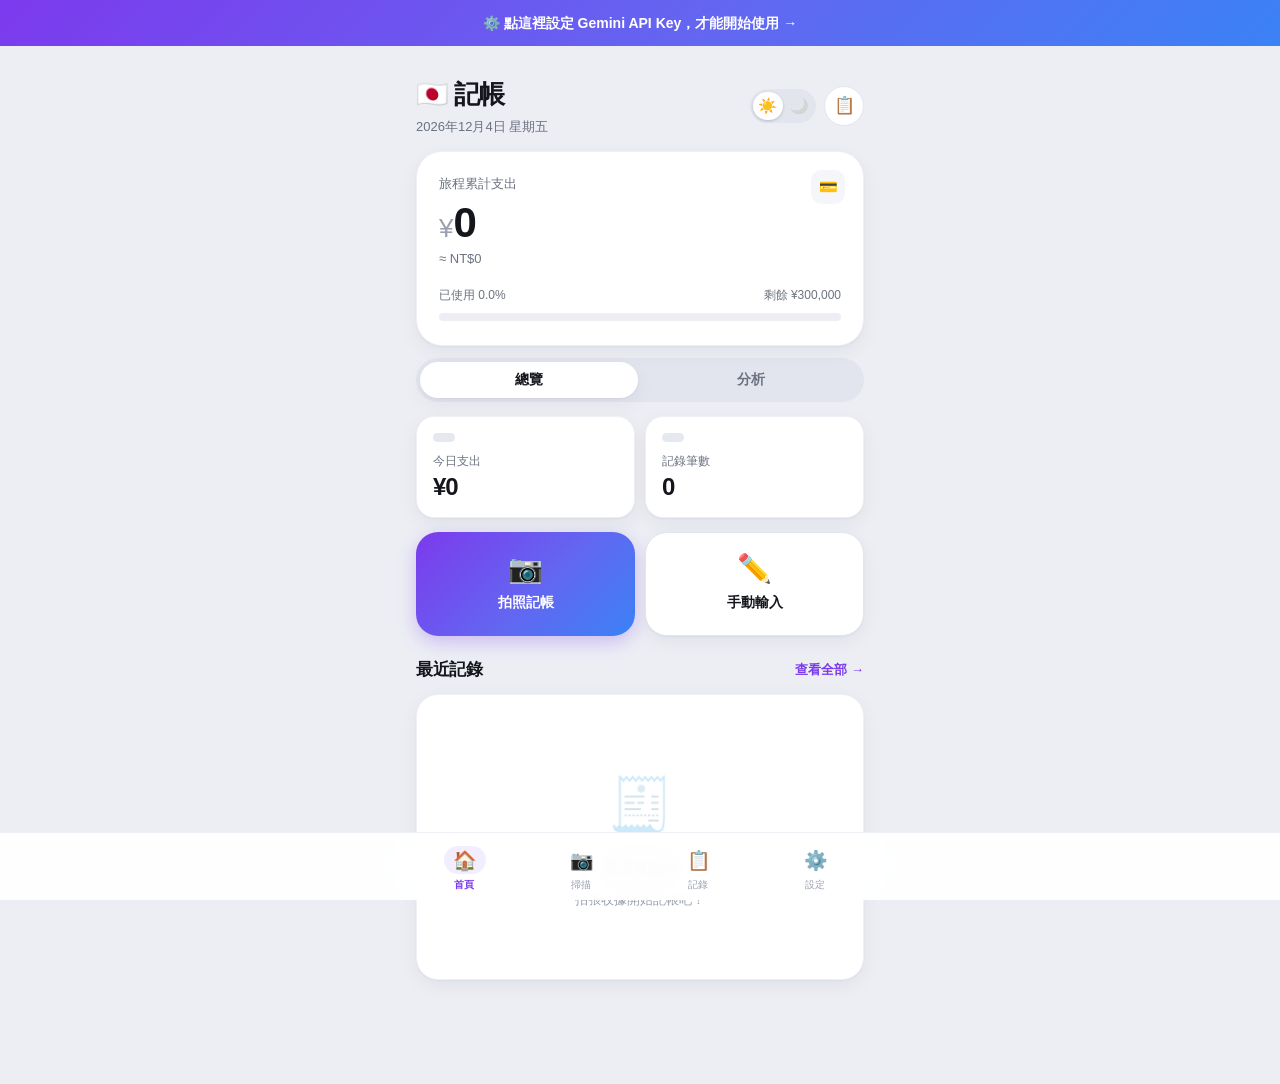
<file: index.html>
<!DOCTYPE html>
<html lang="zh-TW">
<head>
  <meta charset="UTF-8">
  <!-- CSP as a meta tag because GitHub Pages cannot send headers. The Gemini
       API key sits in localStorage, so connect-src is the part that matters:
       it stops a compromised page from posting the key anywhere else.
       'unsafe-inline' stays for now — the pages are full of inline handlers. -->
  <meta http-equiv="Content-Security-Policy" content="default-src 'self'; base-uri 'self'; object-src 'none'; form-action 'self'; img-src 'self' data: blob:; media-src 'self' blob:; connect-src 'self' https://generativelanguage.googleapis.com https://cdn.jsdelivr.net https://tw.rter.info https://open.er-api.com; script-src 'self' 'unsafe-inline'; style-src 'self' 'unsafe-inline'">
  <meta name="viewport" content="width=device-width, initial-scale=1.0, viewport-fit=cover">
  <meta name="theme-color" content="#eceef4">
  <!-- Tells Chromium-based browsers (Samsung Internet, Chrome) that this site
       handles dark mode itself, so their auto-dark feature stops force-inverting
       the light palette. -->
  <meta name="color-scheme" content="light dark">
  <meta name="apple-mobile-web-app-capable" content="yes">
  <meta name="apple-mobile-web-app-status-bar-style" content="black-translucent">
  <title>日本收據記帳</title>
  <meta name="description" content="AI 自動辨識日文收據，一拍即記帳。日本旅行記帳神器。">
  <link rel="manifest" href="manifest.json">
  <link rel="stylesheet" href="style.css">
  <script src="js/theme.js"></script>
</head>
<body>
<div class="page" id="app">

  <!-- Header -->
  <div class="page-header">
    <div>
      <div class="page-title">🇯🇵 記帳</div>
      <div class="page-subtitle" id="headerDate"></div>
    </div>
    <div style="display:flex;gap:8px;align-items:center;">
      <button class="theme-switch" id="btnTheme" role="switch" aria-checked="false"
              title="切換深淺色" aria-label="切換深淺色">
        <span class="theme-switch-knob"></span>
        <span class="theme-switch-ico theme-switch-sun">☀️</span>
        <span class="theme-switch-ico theme-switch-moon">🌙</span>
      </button>
      <a href="history.html" class="header-icon-btn" title="查看記錄">📋</a>
    </div>
  </div>

  <!-- Budget Hero Card -->
  <div class="budget-hero" id="budgetCard">
    <div class="budget-hero-label">旅程累計支出</div>
    <div class="budget-hero-amount">
      <small>¥</small><span id="totalJPY">0</span>
    </div>
    <div class="budget-hero-twd" id="totalTWD">≈ NT$0</div>
    <div class="progress-wrap">
      <div class="progress-meta">
        <span id="progressUsed">已使用 0%</span>
        <span id="progressLeft">剩餘 ¥0</span>
      </div>
      <div class="progress-track">
        <div class="progress-fill safe" id="progressBar" style="width:0%"></div>
      </div>
    </div>
  </div>

  <!-- Tabs -->
  <div class="home-tabs" role="tablist">
    <button class="home-tab active" id="tabOverview" data-tab="overview" role="tab">總覽</button>
    <button class="home-tab"        id="tabAnalysis" data-tab="analysis" role="tab">分析</button>
  </div>

  <!-- ─── Overview ─────────────────────────────────────── -->
  <div id="paneOverview">

    <div class="stats-grid">
      <div class="stat-card">
        <div class="stat-val" id="todayJPY">¥0</div>
        <div class="stat-lbl">今日支出</div>
      </div>
      <div class="stat-card">
        <div class="stat-val" id="recordCount">0</div>
        <div class="stat-lbl">記錄筆數</div>
      </div>
    </div>

    <!-- Quick Actions -->
    <div class="quick-actions">
      <a href="scan.html" class="qa-btn qa-btn-primary" id="btn-scan">
        <span class="qa-icon">📷</span>
        <span class="qa-label">拍照記帳</span>
      </a>
      <a href="add.html" class="qa-btn qa-btn-secondary" id="btn-add">
        <span class="qa-icon">✏️</span>
        <span class="qa-label">手動輸入</span>
      </a>
    </div>

    <!-- Recent Records -->
    <div class="section-hdr">
      <span class="section-title">最近記錄</span>
      <a href="history.html" class="section-link">查看全部 →</a>
    </div>

    <div class="card" style="padding:8px 16px;" id="recentList">
      <div class="empty">
        <div class="empty-icon">🧾</div>
        <div class="empty-text">還沒有記錄</div>
        <div class="empty-hint">拍張收據開始記帳吧！</div>
      </div>
    </div>

  </div>

  <!-- ─── Analysis ─────────────────────────────────────── -->
  <div id="paneAnalysis" class="hidden">

    <div class="stats-grid">
      <div class="stat-card">
        <div class="stat-val" id="avgDaily">¥0</div>
        <div class="stat-lbl">日均花費</div>
      </div>
      <div class="stat-card">
        <div class="stat-val" id="topCat">—</div>
        <div class="stat-lbl">最高消費類別</div>
      </div>
    </div>

    <div class="chart-card">
      <div class="chart-title">📅 每日支出趨勢</div>
      <canvas id="dailyChart" height="160"></canvas>
      <div class="empty hidden" id="dailyEmpty" style="padding:32px;">
        <div class="empty-icon">📅</div>
        <div class="empty-text">沒有資料</div>
      </div>
    </div>

    <div class="chart-card">
      <div class="chart-title">🏷️ 類別分布</div>
      <div id="catBars"></div>
      <div class="empty hidden" id="catEmpty" style="padding:32px;">
        <div class="empty-icon">🏷️</div>
        <div class="empty-text">沒有資料</div>
      </div>
    </div>

    <div class="chart-card">
      <div class="chart-title">💳 支付方式</div>
      <div id="payBars"></div>
      <div class="empty hidden" id="payEmpty" style="padding:32px;">
        <div class="empty-icon">💳</div>
        <div class="empty-text">沒有資料</div>
      </div>
    </div>

    <div class="chart-card">
      <div class="chart-title">🏆 TOP 5 消費</div>
      <div id="top5List"></div>
      <div class="empty hidden" id="top5Empty" style="padding:32px;">
        <div class="empty-icon">🏆</div>
        <div class="empty-text">沒有資料</div>
      </div>
    </div>

  </div>

</div>

<!-- Setup Banner (if no API key) -->
<div id="setupBanner" class="hidden" style="
  position:fixed;top:0;left:0;right:0;
  background:linear-gradient(135deg,#7c3aed 0%,#6366f1 55%,#3b82f6 100%);
  padding:12px 16px; text-align:center;
  font-size:14px;font-weight:600;color:white;
  z-index:200;cursor:pointer;">
  ⚙️ 點這裡設定 Gemini API Key，才能開始使用 →
</div>

<script src="js/storage.js"></script>
<script src="js/app.js"></script>
<script>
document.addEventListener('DOMContentLoaded', () => {
  renderNav('home');

  // 深淺色快速切換：外觀是左右撥的開關，操作仍是單擊即切換。
  // aria-checked 同時驅動 CSS（滑塊位置、非當前模式的 icon 降飽和）和無障礙狀態。
  const btnTheme = document.getElementById('btnTheme');
  const syncThemeSwitch = () => {
    btnTheme.setAttribute('aria-checked', Theme.resolved() === 'dark' ? 'true' : 'false');
  };
  syncThemeSwitch();
  btnTheme.onclick = () => { Theme.toggle(); syncThemeSwitch(); };
  document.addEventListener('themechange', syncThemeSwitch);

  // Setup check
  const s = Storage.getSettings();
  if (!s.geminiApiKey) {
    const banner = document.getElementById('setupBanner');
    banner.classList.remove('hidden');
    banner.onclick = () => { window.location.href = 'settings.html'; };
    document.querySelector('.page').style.paddingTop = '52px';
  }

  // Header date
  const now = new Date();
  document.getElementById('headerDate').textContent =
    now.toLocaleDateString('zh-TW', { year:'numeric', month:'long', day:'numeric', weekday:'long' });

  // Load data
  const records  = Storage.getRecords();
  const settings = Storage.getSettings();
  const total    = Storage.getTotalSpending();
  const today    = Storage.getTodaySpending();
  const budget   = settings.budget || 0;
  const days     = Storage.getDayCount();

  // Budget card
  document.getElementById('totalJPY').textContent = total.toLocaleString();
  document.getElementById('totalTWD').textContent = `≈ NT$${Math.round(total * settings.exchangeRate).toLocaleString()}`;
  document.getElementById('recordCount').textContent = records.length;
  document.getElementById('todayJPY').textContent = Format.yen(today);

  // Progress
  if (budget > 0) {
    const pct = Math.min((total / budget) * 100, 100);
    const bar = document.getElementById('progressBar');
    bar.style.width = pct + '%';
    bar.className   = `progress-fill ${pct >= 90 ? 'over' : pct < 60 ? 'safe' : ''}`;
    document.getElementById('progressUsed').textContent = `已使用 ${pct.toFixed(1)}%`;
    document.getElementById('progressLeft').textContent = `剩餘 ${Format.yen(Math.max(budget - total, 0))}`;
  } else {
    document.getElementById('progressUsed').textContent = '尚未設定預算';
    document.getElementById('progressLeft').textContent = `¥${total.toLocaleString()} 已花費`;
  }

  // Recent records (last 6)
  const recent = records.slice(0, 6);
  const list   = document.getElementById('recentList');
  if (recent.length > 0) {
    list.innerHTML = `<div class="records-list">${recent.map(renderRow).join('')}</div>`;
  }

  // ── Analysis pane ───────────────────────────────────────────────────────────
  // Everything except the daily chart is cheap, so build it now; the canvas
  // needs a laid-out parent to measure, so it waits until the pane is visible.
  buildAnalysis(records, total, days);

  document.getElementById('tabOverview').onclick = () => showTab('overview');
  document.getElementById('tabAnalysis').onclick = () => showTab('analysis');
  // stats.html redirects here with #analysis, so honour the hash on load
  if (window.location.hash === '#analysis') showTab('analysis');
});

// ── Tabs ──────────────────────────────────────────────────────────────────────
let _dailyEntries = null;   // null until buildAnalysis has run
let _chartDrawn   = false;

function showTab(name) {
  const analysis = name === 'analysis';
  document.getElementById('paneOverview').classList.toggle('hidden',  analysis);
  document.getElementById('paneAnalysis').classList.toggle('hidden', !analysis);
  document.getElementById('tabOverview').classList.toggle('active', !analysis);
  document.getElementById('tabAnalysis').classList.toggle('active',  analysis);

  // The canvas can only be sized once its parent is actually laid out — while
  // the pane is hidden clientWidth is 0 and the chart would draw blank.
  if (analysis && !_chartDrawn && _dailyEntries && _dailyEntries.length > 0) {
    drawDailyChart(_dailyEntries);
    _chartDrawn = true;
  }
}

// Re-measure on rotate / resize, and repaint when the theme flips (the axis
// labels and baseline are read from CSS variables), but only while visible.
function redrawChartIfVisible() {
  if (_chartDrawn && !document.getElementById('paneAnalysis').classList.contains('hidden')) {
    drawDailyChart(_dailyEntries);
  }
}
window.addEventListener('resize', redrawChartIfVisible);
document.addEventListener('themechange', redrawChartIfVisible);

// ── Analysis ──────────────────────────────────────────────────────────────────
function buildAnalysis(records, total, days) {
  document.getElementById('avgDaily').textContent =
    days > 0 ? Format.yen(Math.round(total / days)) : '¥0';

  // Category breakdown
  const catEntries = Object.entries(Storage.getByCategory()).sort(([,a],[,b]) => b - a);
  if (catEntries.length > 0) {
    const [topName] = catEntries[0];
    document.getElementById('topCat').textContent = getCatIcon(topName) + ' ' + topName;

    const maxCat = catEntries[0][1];
    document.getElementById('catBars').innerHTML = catEntries.map(([cat, amt]) => `
      <div class="cat-bar">
        <span class="cat-bar-em">${getCatIcon(cat)}</span>
        <span class="cat-bar-name">${esc(cat)}</span>
        <div class="cat-bar-track">
          <div class="cat-bar-fill" style="width:${(amt/maxCat*100).toFixed(1)}%;background:${getCatColor(cat)}"></div>
        </div>
        <span class="cat-bar-val">${Format.yen(amt)}</span>
      </div>`).join('');
  } else {
    document.getElementById('catBars').classList.add('hidden');
    document.getElementById('catEmpty').classList.remove('hidden');
  }

  // Payment methods
  const payEntries = Object.entries(Storage.getByPayment()).sort(([,a],[,b]) => b - a);
  if (payEntries.length > 0) {
    const payColors = { '現金':'#7c3aed','信用卡':'#6366f1','Suica':'#3b82f6','PayPay':'#0ea5e9','其他':'#94a3b8' };
    const payIcons  = { '現金':'💴','信用卡':'💳','Suica':'🚇','PayPay':'📱','其他':'🔄' };
    const maxPay    = payEntries[0][1];
    document.getElementById('payBars').innerHTML = payEntries.map(([pay, amt]) => `
      <div class="cat-bar">
        <span class="cat-bar-em">${payIcons[pay] || '💳'}</span>
        <span class="cat-bar-name">${esc(pay)}</span>
        <div class="cat-bar-track">
          <div class="cat-bar-fill" style="width:${(amt/maxPay*100).toFixed(1)}%;background:${payColors[pay]||'#94a3b8'}"></div>
        </div>
        <span class="cat-bar-val">${Format.yen(amt)}</span>
      </div>`).join('');
  } else {
    document.getElementById('payBars').classList.add('hidden');
    document.getElementById('payEmpty').classList.remove('hidden');
  }

  // Top 5
  const top5 = [...records].sort((a,b) => (b.amountJPY||0) - (a.amountJPY||0)).slice(0, 5);
  if (top5.length > 0) {
    const medals = ['🥇','🥈','🥉','4️⃣','5️⃣'];
    document.getElementById('top5List').innerHTML = top5.map((r, i) => {
      const cat = getCat(r.category);
      const itemsSummary = Array.isArray(r.items) && r.items.length > 0
        ? r.items.map(it => it.nameZh).join(', ')
        : (typeof r.items === 'string' ? r.items : (r.itemsSummary || ''));
      return `
      <div style="display:flex;align-items:center;gap:12px;padding:10px 0;${i < top5.length-1 ? 'border-bottom:1px solid var(--border-light);' : ''}">
        <span style="font-size:20px;flex-shrink:0;">${medals[i]}</span>
        <div style="flex:1;min-width:0;">
          <div style="font-size:14px;font-weight:600;white-space:nowrap;overflow:hidden;text-overflow:ellipsis;">${cat.icon} ${esc(r.storeName || '（未知）')}</div>
          <div style="font-size:12px;color:var(--text-secondary);white-space:nowrap;overflow:hidden;text-overflow:ellipsis;">${itemsSummary ? esc(itemsSummary) + ' · ' : ''}${Format.dateShort(r.date)}</div>
        </div>
        <div style="text-align:right;flex-shrink:0;">
          <div style="font-size:16px;font-weight:800;">${Format.yen(r.amountJPY)}</div>
          <div style="font-size:11px;color:var(--text-secondary);">${Format.twd(r.amountTWD)}</div>
        </div>
      </div>`;
    }).join('');
  } else {
    document.getElementById('top5List').classList.add('hidden');
    document.getElementById('top5Empty').classList.remove('hidden');
  }

  // Daily chart data — drawn lazily by showTab()
  _dailyEntries = Object.entries(Storage.getByDay());
  if (_dailyEntries.length === 0) {
    document.getElementById('dailyChart').classList.add('hidden');
    document.getElementById('dailyEmpty').classList.remove('hidden');
  }
}

function drawDailyChart(entries) {
  const canvas = document.getElementById('dailyChart');
  const dpr    = window.devicePixelRatio || 1;
  const W      = canvas.parentElement.clientWidth - 40; // 20px padding each side
  const H      = 160;
  if (W <= 0) return;   // pane not laid out yet

  canvas.width  = W * dpr;
  canvas.height = H * dpr;
  canvas.style.width  = W + 'px';
  canvas.style.height = H + 'px';

  const ctx = canvas.getContext('2d');
  ctx.setTransform(dpr, 0, 0, dpr, 0, 0);   // absolute, so redraws don't compound
  ctx.clearRect(0, 0, W, H);

  const vals   = entries.map(([, v]) => v);
  const labels = entries.map(([d]) => Format.dateShort(d));
  const maxVal = Math.max(...vals) || 1;

  const padL = 8, padR = 8, padT = 16, padB = 32;
  const chartW = W - padL - padR;
  const chartH = H - padT - padB;
  const barW   = Math.min(Math.floor(chartW / entries.length) - 4, 32);
  const barGap = chartW / entries.length;

  entries.forEach(([, val], i) => {
    const x  = padL + i * barGap + (barGap - barW) / 2;
    const bH = Math.max((val / maxVal) * chartH, 2);
    const y  = padT + chartH - bH;

    const grad = ctx.createLinearGradient(0, y, 0, padT + chartH);
    grad.addColorStop(0, 'rgba(124,58,237,0.95)');
    grad.addColorStop(1, 'rgba(59,130,246,0.55)');
    ctx.fillStyle = grad;

    const r2 = Math.min(4, barW/2);
    ctx.beginPath();
    ctx.moveTo(x + r2, y);
    ctx.lineTo(x + barW - r2, y);
    ctx.arcTo(x + barW, y, x + barW, y + r2, r2);
    ctx.lineTo(x + barW, padT + chartH);
    ctx.lineTo(x, padT + chartH);
    ctx.arcTo(x, y, x + r2, y, 0);
    ctx.closePath();
    ctx.fill();
  });

  // Labels（顏色取自 CSS 變數，深淺色主題都適用）
  const css = getComputedStyle(document.documentElement);
  ctx.fillStyle = css.getPropertyValue('--text-secondary').trim() || '#6b7280';
  ctx.font      = `${Math.max(9, Math.min(11, Math.floor(barGap * 0.55)))}px Inter, sans-serif`;
  ctx.textAlign = 'center';
  entries.forEach((_, i) => {
    ctx.fillText(labels[i], padL + i * barGap + barGap / 2, H - 10);
  });

  // Baseline
  ctx.strokeStyle = css.getPropertyValue('--track').trim() || '#eceef4';
  ctx.lineWidth   = 1;
  ctx.beginPath();
  ctx.moveTo(padL, padT + chartH);
  ctx.lineTo(W - padR, padT + chartH);
  ctx.stroke();
}

function renderRow(r) {
  const cat = getCat(r.category);
  const itemsSummary = Array.isArray(r.items) && r.items.length > 0
    ? r.items.map(it => it.nameZh).join(', ')
    : (typeof r.items === 'string' ? r.items : (r.itemsSummary || '—'));
  return `
    <div class="record-row">
      <div class="rec-icon ${cat.cls}">${cat.icon}</div>
      <div class="rec-info">
        <div class="rec-store">${esc(r.storeName || '（未知店名）')}</div>
        <div class="rec-items">${esc(itemsSummary)}</div>
        <div class="rec-meta">${Format.dateShort(r.date)} · ${esc(r.paymentMethod || '')}</div>
      </div>
      <div class="rec-amount">
        <div class="rec-jpy">${Format.yen(r.amountJPY)}</div>
        <div class="rec-twd">${Format.twd(r.amountTWD)}</div>
      </div>
    </div>`;
}

// Register PWA Service Worker
if ('serviceWorker' in navigator) {
  window.addEventListener('load', () => {
    navigator.serviceWorker.register('./sw.js').catch(err => console.log('SW failed:', err));
  });
}
</script>
</body>
</html>
</file>
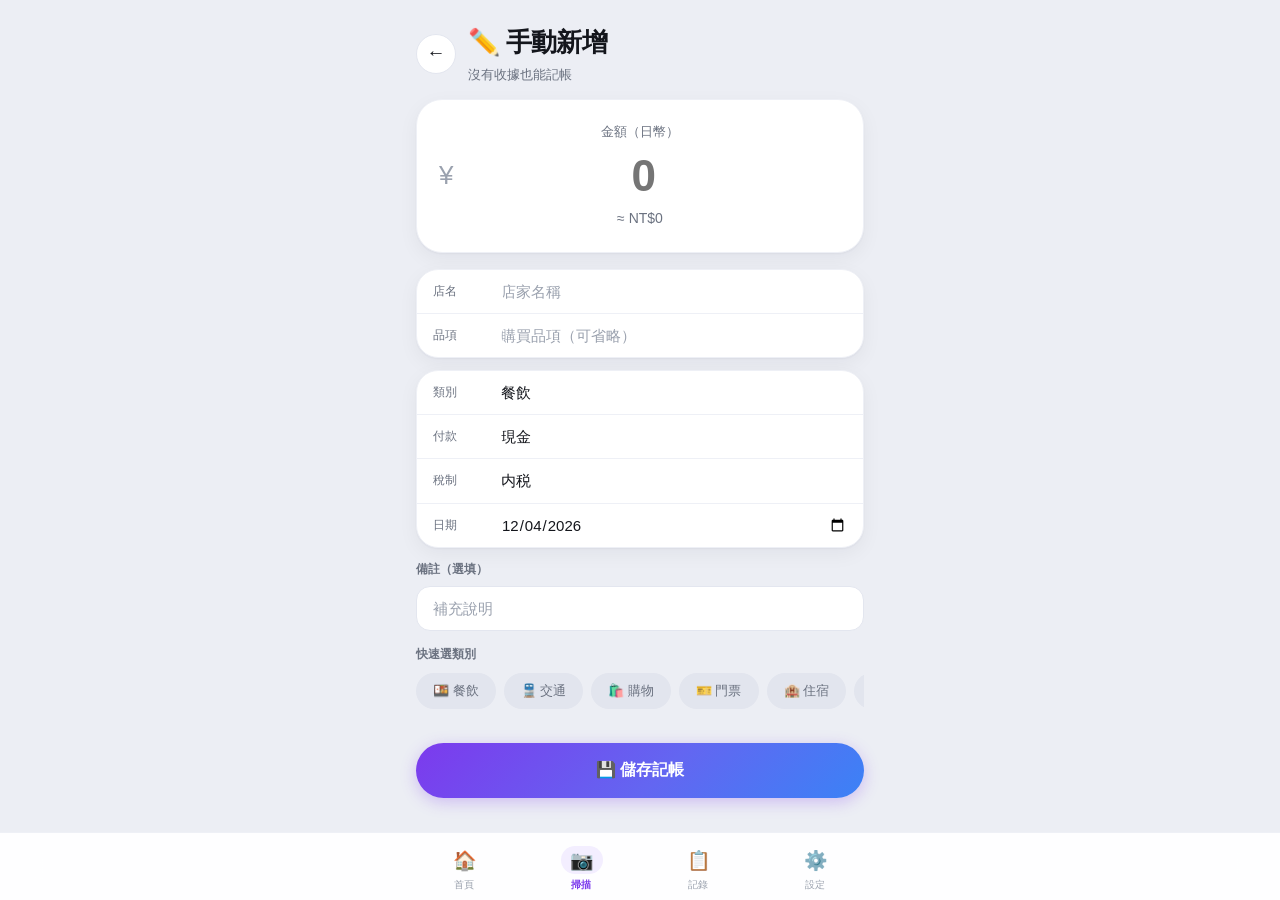
<file: add.html>
<!DOCTYPE html>
<html lang="zh-TW">
<head>
  <meta charset="UTF-8">
  <!-- See index.html for why this policy is here and why 'unsafe-inline' stays. -->
  <meta http-equiv="Content-Security-Policy" content="default-src 'self'; base-uri 'self'; object-src 'none'; form-action 'self'; img-src 'self' data: blob:; media-src 'self' blob:; connect-src 'self' https://generativelanguage.googleapis.com https://cdn.jsdelivr.net https://tw.rter.info https://open.er-api.com; script-src 'self' 'unsafe-inline'; style-src 'self' 'unsafe-inline'">
  <meta name="viewport" content="width=device-width, initial-scale=1.0, viewport-fit=cover">
  <meta name="theme-color" content="#eceef4">
  <!-- Tells Chromium-based browsers (Samsung Internet, Chrome) that this site
       handles dark mode itself, so their auto-dark feature stops force-inverting
       the light palette. -->
  <meta name="color-scheme" content="light dark">
  <title>手動新增 — 日本記帳</title>
  <link rel="stylesheet" href="style.css">
  <script src="js/theme.js"></script>
</head>
<body>
<div class="page">

  <!-- Header -->
  <div class="page-header">
    <a href="index.html" class="back-btn">←</a>
    <div style="flex:1;padding-left:12px;">
      <div class="page-title">✏️ 手動新增</div>
      <div class="page-subtitle">沒有收據也能記帳</div>
    </div>
  </div>

  <!-- Amount Hero Input -->
  <div class="amount-hero" style="cursor:default;">
    <div style="font-size:13px;font-weight:500;color:var(--text-secondary);margin-bottom:8px;">
      金額（日幣）
    </div>
    <div style="display:flex;align-items:center;justify-content:center;gap:6px;">
      <span class="yen-sign" style="font-size:26px;color:var(--text-muted);font-weight:500;">¥</span>
      <input
        id="fAmountJPY" type="number" min="0" inputmode="numeric"
        placeholder="0"
        style="
          font-size:44px;font-weight:700;letter-spacing:-2.2px;
          background:transparent;border:none;color:var(--ink);
          width:100%;text-align:center;padding:0;
          outline:none;-webkit-appearance:none;
        "
      >
    </div>
    <div class="amount-twd-conv" id="displayTWD">≈ NT$0</div>
  </div>

  <!-- Store + Items -->
  <div class="field-group">
    <div class="field-row">
      <label>店名</label>
      <input class="form-input" id="fStoreName" type="text" placeholder="店家名稱">
    </div>
    <div class="field-row">
      <label>品項</label>
      <input class="form-input" id="fItems" type="text" placeholder="購買品項（可省略）">
    </div>
  </div>

  <!-- Category + Payment + Tax + Date -->
  <div class="field-group">
    <div class="field-row">
      <label>類別</label>
      <select class="form-input form-select" id="fCategory">
        <option>餐飲</option>
        <option>交通</option>
        <option>購物</option>
        <option>門票</option>
        <option>住宿</option>
        <option>藥品</option>
        <option>其他</option>
      </select>
    </div>
    <div class="field-row">
      <label>付款</label>
      <select class="form-input form-select" id="fPayment">
        <option>現金</option>
        <option>信用卡</option>
        <option>Suica</option>
        <option>PayPay</option>
        <option>其他</option>
      </select>
    </div>
    <div class="field-row">
      <label>稅制</label>
      <select class="form-input form-select" id="fTaxType">
        <option>内税</option>
        <option>外税</option>
        <option>免税</option>
        <option>不明</option>
      </select>
    </div>
    <div class="field-row">
      <label>日期</label>
      <input class="form-input" id="fDate" type="date">
    </div>
  </div>

  <!-- Notes -->
  <div class="form-group">
    <label class="form-label">備註（選填）</label>
    <input class="form-input" id="fNotes" type="text" placeholder="補充說明">
  </div>

  <!-- Category Quick Select -->
  <div class="form-group">
    <div class="form-label">快速選類別</div>
    <div class="pills" id="catPills"></div>
  </div>

  <!-- Save -->
  <button class="btn btn-primary btn-full" id="btnSave" style="font-size:16px;padding:17px;margin-top:8px;">
    💾 儲存記帳
  </button>

</div>

<script src="js/storage.js"></script>
<script src="js/app.js"></script>
<script>
document.addEventListener('DOMContentLoaded', () => {
  renderNav('scan');

  // Default date = today
  document.getElementById('fDate').value = Format.today();

  // Live TWD preview
  document.getElementById('fAmountJPY').addEventListener('input', updateTWD);

  // Category quick pills
  const pills = document.getElementById('catPills');
  CATEGORY_LIST.forEach(cat => {
    const p = document.createElement('button');
    p.className = 'pill';
    p.textContent = getCatIcon(cat) + ' ' + cat;
    p.onclick = () => {
      document.getElementById('fCategory').value = cat;
      document.querySelectorAll('#catPills .pill').forEach(x => x.classList.remove('active'));
      p.classList.add('active');
    };
    pills.appendChild(p);
  });

  document.getElementById('btnSave').onclick = save;
});

function updateTWD() {
  const jpy = parseInt(document.getElementById('fAmountJPY').value) || 0;
  const settings = Storage.getSettings();
  const twd = Math.round(jpy * settings.exchangeRate);
  document.getElementById('displayTWD').textContent = `≈ NT$${twd.toLocaleString()}`;
}

function save() {
  const amountJPY = parseInt(document.getElementById('fAmountJPY').value) || 0;
  if (amountJPY <= 0) {
    showToast('請輸入金額', 'error'); return;
  }
  const storeName = document.getElementById('fStoreName').value.trim();
  if (!storeName) {
    showToast('請輸入店家名稱', 'error'); return;
  }

  const settings  = Storage.getSettings();
  const amountTWD = Math.round(amountJPY * settings.exchangeRate);

  const itemText = document.getElementById('fItems').value.trim();
  const items = itemText ? [{
    nameZh: itemText,
    nameJa: '',
    amountJPY,
    amountTWD,
    qty: 1
  }] : [];

  Storage.addRecord({
    storeName,
    storeNameJa:   '',
    items,
    itemsSummary:  itemText,
    amountJPY,
    amountTWD,
    exchangeRate:  settings.exchangeRate || 0.21,
    taxType:       document.getElementById('fTaxType').value,
    category:      document.getElementById('fCategory').value,
    paymentMethod: document.getElementById('fPayment').value,
    date:          document.getElementById('fDate').value || Format.today(),
    notes:         document.getElementById('fNotes').value.trim(),
  });

  showToast('✅ 記帳成功！', 'success');
  setTimeout(() => { window.location.href = 'index.html'; }, 700);
}
</script>
</body>
</html>
</file>
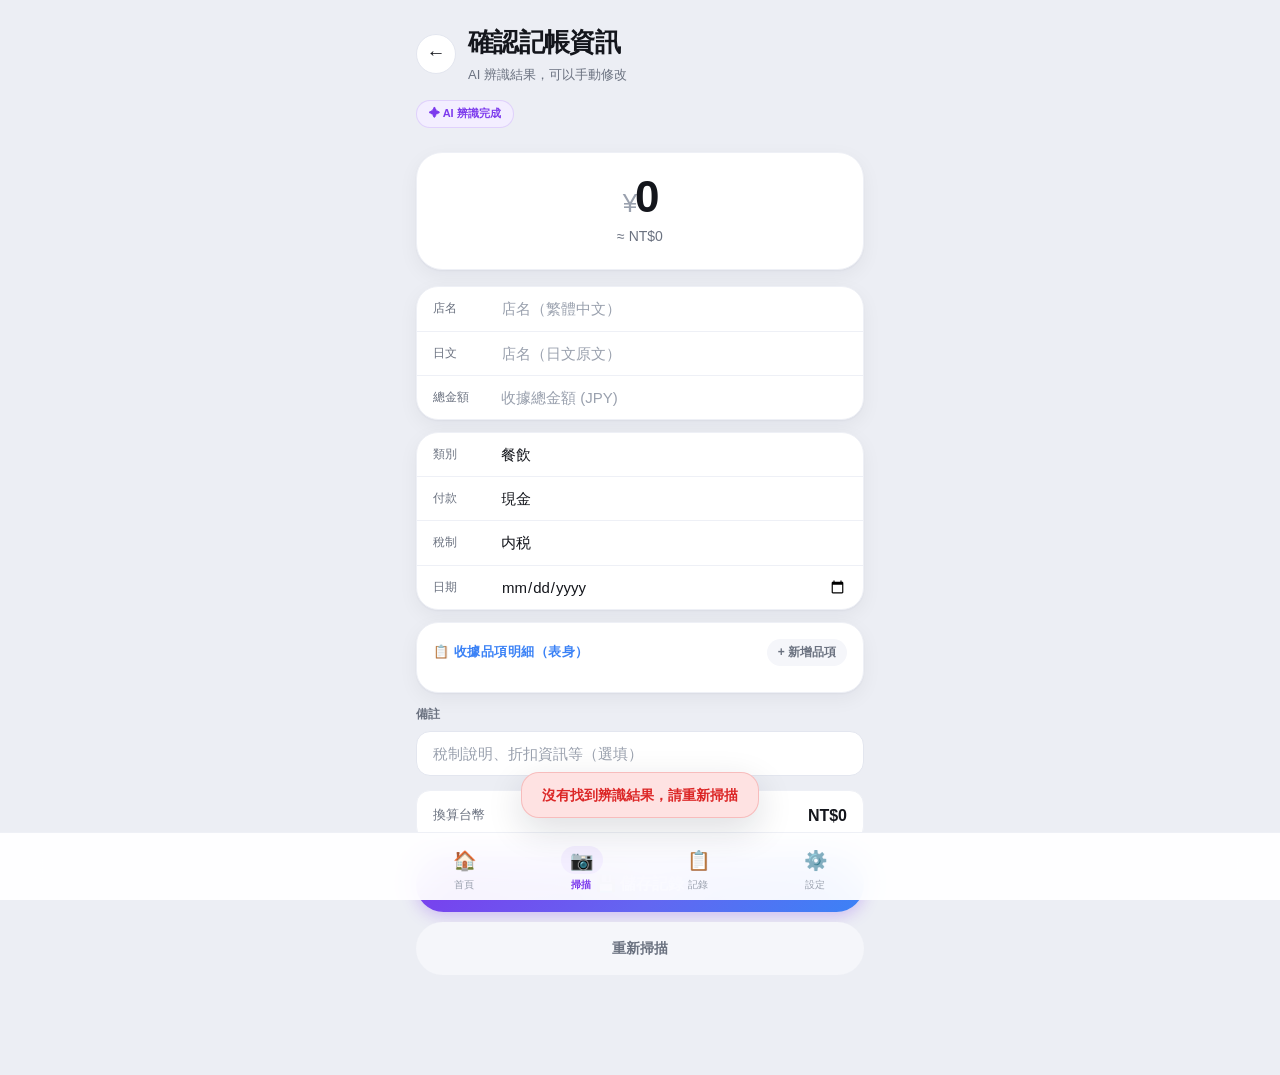
<file: confirm.html>
<!DOCTYPE html>
<html lang="zh-TW">
<head>
  <meta charset="UTF-8">
  <!-- See index.html for why this policy is here and why 'unsafe-inline' stays. -->
  <meta http-equiv="Content-Security-Policy" content="default-src 'self'; base-uri 'self'; object-src 'none'; form-action 'self'; img-src 'self' data: blob:; media-src 'self' blob:; connect-src 'self' https://generativelanguage.googleapis.com https://cdn.jsdelivr.net https://tw.rter.info https://open.er-api.com; script-src 'self' 'unsafe-inline'; style-src 'self' 'unsafe-inline'">
  <meta name="viewport" content="width=device-width, initial-scale=1.0, viewport-fit=cover">
  <meta name="theme-color" content="#eceef4">
  <!-- Tells Chromium-based browsers (Samsung Internet, Chrome) that this site
       handles dark mode itself, so their auto-dark feature stops force-inverting
       the light palette. -->
  <meta name="color-scheme" content="light dark">
  <title>確認結果 — 日本記帳</title>
  <link rel="stylesheet" href="style.css">
  <script src="js/theme.js"></script>
</head>
<body>
<div class="page">

  <!-- Header -->
  <div class="page-header">
    <a href="scan.html" class="back-btn">←</a>
    <div style="flex:1;padding-left:12px;">
      <div class="page-title">確認記帳資訊</div>
      <div class="page-subtitle">AI 辨識結果，可以手動修改</div>
    </div>
  </div>

  <!-- AI Badge -->
  <div style="margin-bottom:12px;">
    <span class="ai-badge">✦ AI 辨識完成</span>
  </div>

  <!-- Amount Hero -->
  <div class="amount-hero">
    <div class="amount-jpy-big">
      <span class="yen-sign">¥</span><span id="displayJPY">0</span>
    </div>
    <div class="amount-twd-conv" id="displayTWD">≈ NT$0</div>
  </div>

  <!-- Editable Header Fields -->
  <div class="field-group">

    <!-- Store Name -->
    <div class="field-row">
      <label>店名</label>
      <input class="form-input" id="fStoreName" type="text" placeholder="店名（繁體中文）">
    </div>
    <div class="field-row">
      <label>日文</label>
      <input class="form-input" id="fStoreNameJa" type="text" placeholder="店名（日文原文）">
    </div>

    <!-- Amount -->
    <div class="field-row">
      <label>總金額</label>
      <input class="form-input" id="fAmountJPY" type="number" min="0" placeholder="收據總金額 (JPY)">
    </div>

  </div>

  <!-- Category + Payment + Tax + Date -->
  <div class="field-group">

    <div class="field-row">
      <label>類別</label>
      <select class="form-input form-select" id="fCategory">
        <option>餐飲</option>
        <option>交通</option>
        <option>購物</option>
        <option>門票</option>
        <option>住宿</option>
        <option>藥品</option>
        <option>其他</option>
      </select>
    </div>

    <div class="field-row">
      <label>付款</label>
      <select class="form-input form-select" id="fPayment">
        <option>現金</option>
        <option>信用卡</option>
        <option>Suica</option>
        <option>PayPay</option>
        <option>其他</option>
      </select>
    </div>

    <div class="field-row">
      <label>稅制</label>
      <select class="form-input form-select" id="fTaxType">
        <option>内税</option>
        <option>外税</option>
        <option>免税</option>
        <option>不明</option>
      </select>
    </div>

    <div class="field-row">
      <label>日期</label>
      <input class="form-input" id="fDate" type="date">
    </div>

  </div>

  <!-- Detailed Line Items (表身商品明細) -->
  <div class="card" style="padding:16px;margin-bottom:12px;">
    <div style="display:flex;align-items:center;justify-content:space-between;margin-bottom:10px;">
      <div style="font-size:13px;font-weight:700;color:var(--secondary);letter-spacing:0.5px;">
        📋 收據品項明細（表身）
      </div>
      <button type="button" class="btn btn-ghost btn-sm" id="btnAddItem" style="padding:4px 10px;font-size:12px;">
        + 新增品項
      </button>
    </div>
    
    <div id="itemsContainer" style="display:flex;flex-direction:column;gap:10px;"></div>
  </div>

  <!-- Notes -->
  <div class="form-group">
    <label class="form-label">備註</label>
    <input class="form-input" id="fNotes" type="text" placeholder="稅制說明、折扣資訊等（選填）">
  </div>

  <!-- TWD Preview -->
  <div style="
    background:var(--bg-card);border:1px solid var(--border-light);
    border-radius:var(--r-md);padding:12px 16px;margin-bottom:16px;
    display:flex;align-items:center;justify-content:space-between;">
    <span style="font-size:13px;color:var(--text-secondary);">換算台幣</span>
    <span style="font-size:16px;font-weight:700;" id="twdPreview">NT$0</span>
  </div>

  <!-- Save / Cancel -->
  <div style="display:flex;flex-direction:column;gap:10px;padding-bottom:8px;">
    <button class="btn btn-primary btn-full" id="btnSave" style="font-size:16px;padding:17px;">
      💾 儲存記錄
    </button>
    <a href="scan.html" class="btn btn-ghost btn-full" style="font-size:14px;">
      重新掃描
    </a>
  </div>

</div>

<script src="js/storage.js"></script>
<script src="js/app.js"></script>
<script>
let itemsData = [];

document.addEventListener('DOMContentLoaded', () => {
  renderNav('scan');

  const data = Session.get('scanResult');
  if (!data) {
    showToast('沒有找到辨識結果，請重新掃描', 'error');
    setTimeout(() => { window.location.href = 'scan.html'; }, 1500);
    return;
  }

  const settings = Storage.getSettings();

  // Fill Header fields
  const set = (id, val) => { const el = document.getElementById(id); if (el) el.value = val || ''; };
  set('fStoreName',   data.storeName);
  set('fStoreNameJa', data.storeNameJa);
  set('fAmountJPY',   data.amountJPY || 0);
  set('fNotes',       data.notes);
  set('fDate',        data.date || Format.today());

  // Selects
  ['fCategory', 'fPayment', 'fTaxType'].forEach(id => {
    const el = document.getElementById(id);
    const map = { fCategory: data.category, fPayment: data.paymentMethod, fTaxType: data.taxType };
    if (el && map[id]) {
      const opt = Array.from(el.options).find(o => o.value === map[id]);
      if (opt) el.value = map[id];
    }
  });

  // Items
  itemsData = Array.isArray(data.items) && data.items.length > 0 ? data.items : [];
  if (itemsData.length === 0 && (data.itemsSummary || data.items)) {
    itemsData = [{
      nameZh: typeof data.items === 'string' ? data.items : (data.itemsSummary || '商品'),
      nameJa: data.itemsJa || '',
      amountJPY: data.amountJPY || 0,
      qty: 1
    }];
  }

  renderItemsList();

  // Amount display
  updateAmountDisplay();

  // Live update on amount change
  document.getElementById('fAmountJPY').addEventListener('input', updateAmountDisplay);
  document.getElementById('btnAddItem').onclick = addItemRow;
  document.getElementById('btnSave').onclick    = save;
});

function renderItemsList() {
  const container = document.getElementById('itemsContainer');
  const settings  = Storage.getSettings();
  const rate      = settings.exchangeRate || 0.21;

  if (itemsData.length === 0) {
    container.innerHTML = `<div style="text-align:center;padding:12px;color:var(--text-muted);font-size:12px;">尚未加入品項</div>`;
    return;
  }

  container.innerHTML = itemsData.map((it, idx) => {
    const twd = Math.round((Number(it.amountJPY) || 0) * rate);
    return `
      <div style="background:var(--bg-secondary);border:1px solid var(--border-light);border-radius:var(--r-md);padding:10px 12px;position:relative;">
        <div style="display:flex;gap:8px;align-items:center;margin-bottom:6px;">
          <input type="text" class="form-input" style="padding:6px 10px;font-size:13px;flex:1;" placeholder="中文品名" value="${esc(it.nameZh || '')}" onchange="updateItemField(${idx}, 'nameZh', this.value)">
          <input type="text" class="form-input" style="padding:6px 10px;font-size:12px;flex:1;color:var(--text-secondary);" placeholder="日文原文" value="${esc(it.nameJa || '')}" onchange="updateItemField(${idx}, 'nameJa', this.value)">
          <button type="button" style="background:none;border:none;color:var(--danger);cursor:pointer;font-size:15px;padding:2px 6px;" onclick="removeItem(${idx})" title="刪除">✕</button>
        </div>
        <div style="display:flex;gap:8px;align-items:center;">
          <div style="display:flex;align-items:center;gap:4px;width:72px;">
            <span style="font-size:11px;color:var(--text-muted);">數量</span>
            <input type="number" min="1" class="form-input" style="padding:4px 6px;font-size:12px;text-align:center;" value="${esc(it.qty || 1)}" onchange="updateItemField(${idx}, 'qty', parseInt(this.value)||1)">
          </div>
          <div style="display:flex;align-items:center;gap:4px;flex:1;">
            <span style="font-size:12px;color:var(--primary);font-weight:700;">¥</span>
            <input type="number" min="0" class="form-input" style="padding:4px 8px;font-size:13px;font-weight:700;" placeholder="日幣" value="${esc(it.amountJPY || 0)}" onchange="updateItemField(${idx}, 'amountJPY', parseInt(this.value)||0)">
          </div>
          <div style="font-size:12px;color:var(--text-secondary);min-width:64px;text-align:right;">
            ≈ NT$${twd}
          </div>
        </div>
      </div>`;
  }).join('');
}

function updateItemField(idx, field, value) {
  if (itemsData[idx]) {
    itemsData[idx][field] = value;
    if (field === 'amountJPY') {
      const sumJPY = itemsData.reduce((s, it) => s + (Number(it.amountJPY) || 0), 0);
      if (sumJPY > 0) {
        document.getElementById('fAmountJPY').value = sumJPY;
        updateAmountDisplay();
      }
      renderItemsList();
    }
  }
}

function removeItem(idx) {
  itemsData.splice(idx, 1);
  renderItemsList();
}

function addItemRow() {
  itemsData.push({
    nameZh: '',
    nameJa: '',
    amountJPY: 0,
    qty: 1
  });
  renderItemsList();
}

function updateAmountDisplay() {
  const jpy      = parseInt(document.getElementById('fAmountJPY').value) || 0;
  const settings = Storage.getSettings();
  const twd      = Math.round(jpy * settings.exchangeRate);
  document.getElementById('displayJPY').textContent = jpy.toLocaleString();
  document.getElementById('displayTWD').textContent = `≈ NT$${twd.toLocaleString()}`;
  document.getElementById('twdPreview').textContent  = `NT$${twd.toLocaleString()}`;
}

function save() {
  const amountJPY = parseInt(document.getElementById('fAmountJPY').value) || 0;
  if (amountJPY <= 0) {
    showToast('請輸入金額', 'error'); return;
  }

  const settings  = Storage.getSettings();
  const rate      = settings.exchangeRate || 0.21;
  const amountTWD = Math.round(amountJPY * rate);

  // Normalize items
  const processedItems = itemsData.map(it => ({
    nameZh: it.nameZh || '商品',
    nameJa: it.nameJa || '',
    amountJPY: parseInt(it.amountJPY, 10) || 0,
    amountTWD: Math.round((parseInt(it.amountJPY, 10) || 0) * rate),
    qty: parseInt(it.qty, 10) || 1
  }));

  const itemsSummary = processedItems.length > 0
    ? processedItems.map(it => it.nameZh).join(', ')
    : '';

  const record = {
    storeName:     document.getElementById('fStoreName').value.trim()   || '（未知）',
    storeNameJa:   document.getElementById('fStoreNameJa').value.trim(),
    items:         processedItems,
    itemsSummary,
    amountJPY,
    amountTWD,
    exchangeRate:  rate,
    taxType:       document.getElementById('fTaxType').value,
    category:      document.getElementById('fCategory').value,
    paymentMethod: document.getElementById('fPayment').value,
    date:          document.getElementById('fDate').value || Format.today(),
    notes:         document.getElementById('fNotes').value.trim(),
  };

  Storage.addRecord(record);
  Session.clear('scanResult');
  showToast('✅ 記帳成功！', 'success');
  setTimeout(() => { window.location.href = 'index.html'; }, 800);
}
</script>
</body>
</html>
</file>
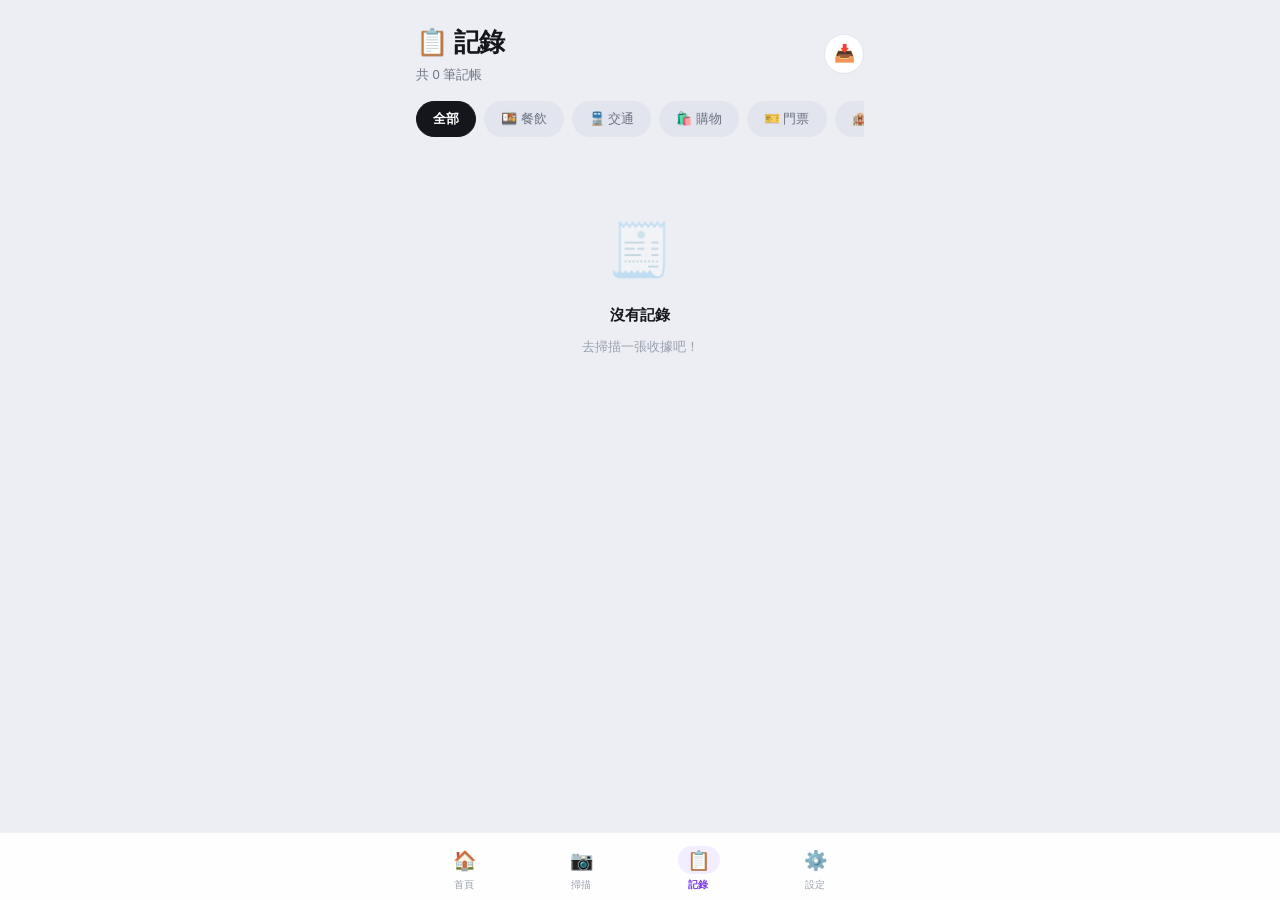
<file: history.html>
<!DOCTYPE html>
<html lang="zh-TW">
<head>
  <meta charset="UTF-8">
  <!-- See index.html for why this policy is here and why 'unsafe-inline' stays. -->
  <meta http-equiv="Content-Security-Policy" content="default-src 'self'; base-uri 'self'; object-src 'none'; form-action 'self'; img-src 'self' data: blob:; media-src 'self' blob:; connect-src 'self' https://generativelanguage.googleapis.com https://cdn.jsdelivr.net https://tw.rter.info https://open.er-api.com; script-src 'self' 'unsafe-inline'; style-src 'self' 'unsafe-inline'">
  <meta name="viewport" content="width=device-width, initial-scale=1.0, viewport-fit=cover">
  <meta name="theme-color" content="#eceef4">
  <!-- Tells Chromium-based browsers (Samsung Internet, Chrome) that this site
       handles dark mode itself, so their auto-dark feature stops force-inverting
       the light palette. -->
  <meta name="color-scheme" content="light dark">
  <title>歷史記錄 — 日本記帳</title>
  <link rel="stylesheet" href="style.css">
  <script src="js/theme.js"></script>
</head>
<body>
<div class="page">

  <!-- Header -->
  <div class="page-header">
    <div>
      <div class="page-title">📋 記錄</div>
      <div class="page-subtitle" id="totalCount">共 0 筆記帳</div>
    </div>
    <button class="header-icon-btn" id="btnExport" title="匯出 JSON">📥</button>
  </div>

  <!-- Filter Pills -->
  <div class="pills" id="filterPills">
    <button class="pill active" data-cat="">全部</button>
    <button class="pill" data-cat="餐飲">🍱 餐飲</button>
    <button class="pill" data-cat="交通">🚆 交通</button>
    <button class="pill" data-cat="購物">🛍️ 購物</button>
    <button class="pill" data-cat="門票">🎫 門票</button>
    <button class="pill" data-cat="住宿">🏨 住宿</button>
    <button class="pill" data-cat="藥品">💊 藥品</button>
    <button class="pill" data-cat="其他">📦 其他</button>
  </div>

  <!-- Records -->
  <div id="recordsContainer"></div>

</div>

<script src="js/storage.js"></script>
<script src="js/app.js"></script>
<script>
let currentFilter = '';
let allRecords    = [];

document.addEventListener('DOMContentLoaded', () => {
  renderNav('history');

  allRecords = Storage.getRecords();
  document.getElementById('totalCount').textContent = `共 ${allRecords.length} 筆記帳`;

  // Filter pills
  document.getElementById('filterPills').addEventListener('click', e => {
    const pill = e.target.closest('.pill');
    if (!pill) return;
    currentFilter = pill.dataset.cat;
    document.querySelectorAll('.pill').forEach(p => p.classList.toggle('active', p === pill));
    renderList();
  });

  // Export
  document.getElementById('btnExport').onclick = () => Storage.exportJSON();

  renderList();
});

function renderList() {
  const container = document.getElementById('recordsContainer');

  const filtered = currentFilter
    ? allRecords.filter(r => r.category === currentFilter)
    : allRecords;

  if (filtered.length === 0) {
    container.innerHTML = `
      <div class="empty fade-up">
        <div class="empty-icon">${currentFilter ? getCatIcon(currentFilter) : '🧾'}</div>
        <div class="empty-text">沒有${currentFilter ? ' ' + esc(currentFilter) + ' ' : ''}記錄</div>
        <div class="empty-hint">去掃描一張收據吧！</div>
      </div>`;
    return;
  }

  // Group by date
  const groups = {};
  filtered.forEach(r => {
    const d = r.date || 'unknown';
    if (!groups[d]) groups[d] = [];
    groups[d].push(r);
  });

  // Sort dates descending
  const sortedDates = Object.keys(groups).sort((a, b) => b.localeCompare(a));

  container.innerHTML = sortedDates.map(date => {
    const dayTotal = groups[date].reduce((s, r) => s + (r.amountJPY || 0), 0);
    return `
      <div class="date-group-label">
        ${Format.dateGroupLabel(date)}
        <span style="float:right;color:var(--text-secondary);font-weight:600;">
          ${Format.yen(dayTotal)}
        </span>
      </div>
      ${groups[date].map(r => renderCard(r)).join('')}
    `;
  }).join('');

  // Bind accordion click
  container.querySelectorAll('.history-card').forEach(card => {
    card.addEventListener('click', (e) => {
      if (e.target.closest('.history-del')) return;
      const wrap = card.closest('.history-item-wrap');
      wrap.classList.toggle('open');
    });
  });

  // Bind delete buttons
  container.querySelectorAll('.history-del').forEach(btn => {
    btn.addEventListener('click', async (e) => {
      e.stopPropagation();
      const id   = btn.dataset.id;
      const wrap = document.getElementById('rec-' + id);
      const confirmed = await confirm2('確定要刪除這筆記錄嗎？');
      if (confirmed) {
        Storage.deleteRecord(id);
        wrap.style.transition = 'opacity 0.3s, transform 0.3s';
        wrap.style.opacity    = '0';
        wrap.style.transform  = 'translateX(20px)';
        setTimeout(() => {
          allRecords = Storage.getRecords();
          renderList();
          document.getElementById('totalCount').textContent = `共 ${allRecords.length} 筆記帳`;
        }, 350);
        showToast('已刪除', 'info');
      }
    });
  });
}

function renderCard(r) {
  const cat = getCat(r.category);
  const rate = r.exchangeRate || 0.2028;

  let itemsList = [];
  if (Array.isArray(r.items) && r.items.length > 0) {
    itemsList = r.items.map(it => ({
      nameZh: it.nameZh || it.name || '商品',
      nameJa: it.nameJa || '',
      qty: it.qty || 1,
      amountJPY: Number(it.amountJPY) || 0,
      amountTWD: it.amountTWD !== undefined ? it.amountTWD : Math.round((Number(it.amountJPY) || 0) * rate)
    }));
  } else {
    // 兼容舊資料或純字串品項：依逗號拆開向下展開
    const raw = typeof r.items === 'string' ? r.items : (r.itemsSummary || '');
    const names = raw.split(/[,，、]/).map(s => s.trim()).filter(Boolean);
    if (names.length > 0) {
      const avgJPY = Math.round((r.amountJPY || 0) / names.length);
      itemsList = names.map(name => ({
        nameZh: name,
        nameJa: '',
        qty: 1,
        amountJPY: avgJPY,
        amountTWD: Math.round(avgJPY * rate)
      }));
    } else {
      itemsList = [{
        nameZh: r.storeName || '消費品項',
        nameJa: r.storeNameJa || '',
        qty: 1,
        amountJPY: r.amountJPY || 0,
        amountTWD: r.amountTWD || Math.round((r.amountJPY || 0) * rate)
      }];
    }
  }

  const itemsSummary = itemsList.map(it => it.nameZh).join(', ');

  const itemsCardsHtml = `
    <div class="detail-table-title">
      <span>📋 收據商品明細（共 ${itemsList.length} 項）</span>
      <span style="font-size:11px;color:var(--text-muted);">匯率: ${rate}</span>
    </div>
    <div class="detail-items-container">
      ${itemsList.map(it => `
        <div class="detail-item-card">
          <div class="detail-item-info">
            <div class="detail-item-zh">${esc(it.nameZh || '商品')}</div>
            ${it.nameJa ? `<div class="detail-item-ja">${esc(it.nameJa)}</div>` : ''}
          </div>
          <div class="detail-item-qty">×${it.qty || 1}</div>
          <div class="detail-item-amount">
            <div class="detail-item-jpy">${Format.yen(it.amountJPY)}</div>
            <div class="detail-item-twd">${Format.twd(it.amountTWD)}</div>
          </div>
        </div>
      `).join('')}
    </div>
  `;

  return `
    <div class="history-item-wrap fade-up" id="rec-${esc(r.id)}">
      <div class="history-card">
        <div class="rec-icon ${cat.cls}">${cat.icon}</div>
        <div class="rec-info">
          <div class="rec-store">${esc(r.storeName || '（未知店名）')}</div>
          <div class="rec-items">${esc(itemsSummary)}</div>
          <div class="rec-meta">${esc(r.paymentMethod || '現金')} · ${esc(r.taxType || '内税')} · 點擊展開明細 ▾</div>
        </div>
        <div class="rec-amount">
          <div class="rec-jpy">${Format.yen(r.amountJPY)}</div>
          <div class="rec-twd">${Format.twd(r.amountTWD)}</div>
        </div>
        <button class="history-del" data-id="${esc(r.id)}" title="刪除">🗑️</button>
        <span class="history-chevron">▼</span>
      </div>

      <!-- Expandable Detail Panel -->
      <div class="history-detail-panel">
        <div class="detail-meta-grid">
          <div class="detail-meta-item">
            <span class="detail-meta-label">日文店名</span>
            <span class="detail-meta-val">${esc(r.storeNameJa || '—')}</span>
          </div>
          <div class="detail-meta-item">
            <span class="detail-meta-label">支付與稅制</span>
            <span class="detail-meta-val">${esc(r.paymentMethod || '現金')} (${esc(r.taxType || '内税')})</span>
          </div>
          <div class="detail-meta-item">
            <span class="detail-meta-label">消費類別</span>
            <span class="detail-meta-val">${cat.icon} ${esc(r.category || '其他')}</span>
          </div>
          <div class="detail-meta-item">
            <span class="detail-meta-label">備註</span>
            <span class="detail-meta-val">${esc(r.notes || '無')}</span>
          </div>
        </div>

        ${itemsCardsHtml}
      </div>
    </div>`;
}
</script>
</body>
</html>
</file>
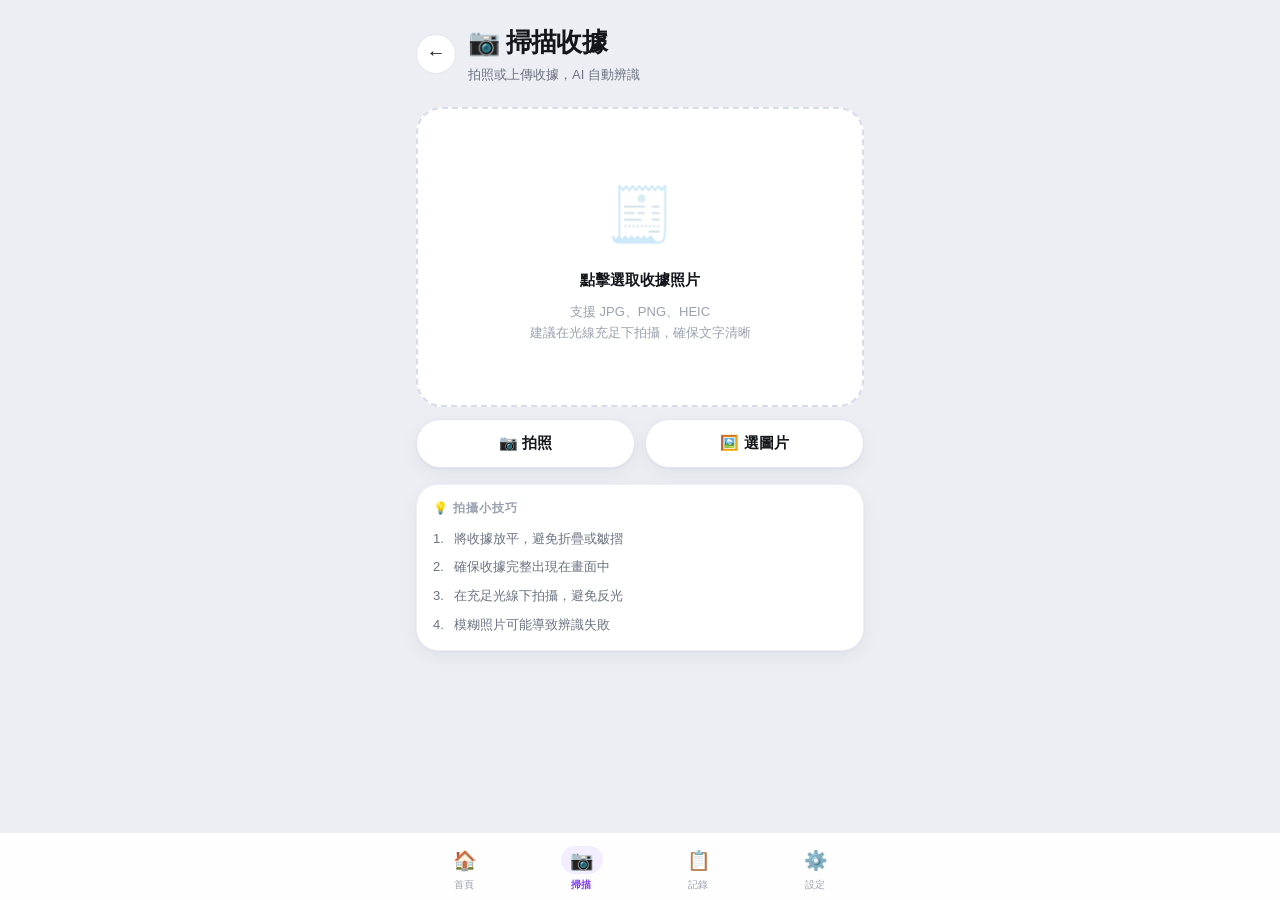
<file: scan.html>
<!DOCTYPE html>
<html lang="zh-TW">
<head>
  <meta charset="UTF-8">
  <!-- See index.html for why this policy is here and why 'unsafe-inline' stays. -->
  <meta http-equiv="Content-Security-Policy" content="default-src 'self'; base-uri 'self'; object-src 'none'; form-action 'self'; img-src 'self' data: blob:; media-src 'self' blob:; connect-src 'self' https://generativelanguage.googleapis.com https://cdn.jsdelivr.net https://tw.rter.info https://open.er-api.com; script-src 'self' 'unsafe-inline'; style-src 'self' 'unsafe-inline'">
  <meta name="viewport" content="width=device-width, initial-scale=1.0, viewport-fit=cover">
  <meta name="theme-color" content="#eceef4">
  <!-- Tells Chromium-based browsers (Samsung Internet, Chrome) that this site
       handles dark mode itself, so their auto-dark feature stops force-inverting
       the light palette. -->
  <meta name="color-scheme" content="light dark">
  <title>掃描收據 — 日本記帳</title>
  <link rel="stylesheet" href="style.css">
  <script src="js/theme.js"></script>
</head>
<body>
<div class="page">

  <!-- Header -->
  <div class="page-header">
    <a href="index.html" class="back-btn">←</a>
    <div style="flex:1;padding-left:12px;">
      <div class="page-title">📷 掃描收據</div>
      <div class="page-subtitle">拍照或上傳收據，AI 自動辨識</div>
    </div>
  </div>

  <!-- In-app browser notice (shown only inside LINE/FB/IG webviews) -->
  <div class="inapp-warn hidden" id="inAppWarn">
    <div class="inapp-warn-title">⚠️ 目前在 App 內建瀏覽器</div>
    <div class="inapp-warn-body">
      LINE、Facebook 等 App 的內建瀏覽器不允許網頁使用相機，「拍照」只會開啟圖片資料夾。<br>
      請改用 Chrome / Safari 開啟本頁，或先用手機相機拍好，再用「選圖片」上傳。
    </div>
    <div class="inapp-warn-actions">
      <button class="btn btn-secondary btn-sm" id="btnOpenExternal">用瀏覽器開啟</button>
      <button class="btn btn-secondary btn-sm" id="btnCopyLink">複製連結</button>
    </div>
  </div>

  <!-- Drop / Preview Zone -->
  <div class="scan-drop" id="dropZone">
    <div class="scan-placeholder" id="placeholder">
      <div class="scan-placeholder-icon">🧾</div>
      <div class="scan-placeholder-text">點擊選取收據照片</div>
      <div class="scan-placeholder-hint">支援 JPG、PNG、HEIC<br>建議在光線充足下拍攝，確保文字清晰</div>
    </div>
    <img id="previewImg" class="hidden" alt="收據預覽">
    <div class="scan-badge hidden" id="readyBadge">✓ 已選取</div>
  </div>

  <!-- Action Buttons -->
  <div class="scan-actions mt-12">
    <button class="btn btn-secondary" id="btnCamera">
      📷 拍照
    </button>
    <button class="btn btn-secondary" id="btnUpload">
      🖼️ 選圖片
    </button>
  </div>

  <!-- Hidden file inputs (inputCamera is only the fallback when getUserMedia
       is unavailable, e.g. non-HTTPS or an in-app webview without permission) -->
  <input type="file" id="inputCamera" accept="image/*" capture="environment" style="display:none">
  <input type="file" id="inputGallery" accept="image/*" style="display:none">

  <!-- Live camera overlay -->
  <div class="cam-overlay hidden" id="cameraView">
    <video class="cam-video" id="camVideo" playsinline autoplay muted></video>
    <div class="cam-hint">將收據放平，對準畫面後拍攝</div>
    <div class="cam-subbar">
      <button class="cam-link" id="camNative">改用手機內建相機 App</button>
    </div>
    <div class="cam-bar">
      <button class="cam-btn" id="camCancel">取消</button>
      <button class="cam-shutter" id="camShutter" aria-label="拍照"></button>
      <button class="cam-btn" id="camSwitch">切換鏡頭</button>
    </div>
  </div>

  <!-- Tips -->
  <div class="card mt-16" style="padding:14px 16px;">
    <div style="font-size:12px;font-weight:700;color:var(--text-muted);letter-spacing:1px;margin-bottom:10px;">
      💡 拍攝小技巧
    </div>
    <div style="display:flex;flex-direction:column;gap:8px;">
      <div style="display:flex;gap:10px;align-items:flex-start;font-size:13px;color:var(--text-secondary);">
        <span>1.</span><span>將收據放平，避免折疊或皺摺</span>
      </div>
      <div style="display:flex;gap:10px;align-items:flex-start;font-size:13px;color:var(--text-secondary);">
        <span>2.</span><span>確保收據完整出現在畫面中</span>
      </div>
      <div style="display:flex;gap:10px;align-items:flex-start;font-size:13px;color:var(--text-secondary);">
        <span>3.</span><span>在充足光線下拍攝，避免反光</span>
      </div>
      <div style="display:flex;gap:10px;align-items:flex-start;font-size:13px;color:var(--text-secondary);">
        <span>4.</span><span>模糊照片可能導致辨識失敗</span>
      </div>
    </div>
  </div>

  <!-- Analyze Button (hidden until image selected) -->
  <div id="analyzeWrap" class="hidden mt-16" style="padding-bottom:8px;">
    <div class="field-group">
      <div class="field-row">
        <label>AI 模型</label>
        <select class="form-input form-select" id="fModel" disabled>
          <option value="gemini-3.6-flash">gemini-3.6-flash（載入中...）</option>
        </select>
      </div>
    </div>
    <button class="btn btn-primary btn-full" id="btnAnalyze" style="font-size:17px;padding:18px;">
      🤖 開始 AI 辨識
    </button>
    <div style="text-align:center;margin-top:10px;">
      <button class="btn btn-ghost btn-sm" id="btnReset">重新選擇圖片</button>
    </div>
  </div>

</div>

<script src="js/storage.js"></script>
<script src="js/gemini.js"></script>
<script src="js/app.js"></script>
<script>
let selectedFile = null;
let compressedData = null;

document.addEventListener('DOMContentLoaded', () => {
  renderNav('scan');

  // Bind buttons
  document.getElementById('btnCamera').onclick  = openCamera;
  document.getElementById('btnUpload').onclick  = () => document.getElementById('inputGallery').click();
  document.getElementById('camShutter').onclick = takePhoto;
  document.getElementById('camCancel').onclick  = closeCamera;
  document.getElementById('camSwitch').onclick  = switchCamera;
  document.getElementById('camNative').onclick  = useNativeCamera;
  document.getElementById('btnOpenExternal').onclick = openInExternalBrowser;
  document.getElementById('btnCopyLink').onclick     = copyPageLink;

  // Warn up front rather than after a failed 拍照 tap
  if (isInAppBrowser()) document.getElementById('inAppWarn').classList.remove('hidden');
  document.getElementById('inputCamera').onchange  = e => handleFile(e.target.files[0]);
  document.getElementById('inputGallery').onchange = e => handleFile(e.target.files[0]);
  document.getElementById('btnAnalyze').onclick = analyze;
  document.getElementById('btnReset').onclick   = reset;

  // Tap on drop zone to upload
  document.getElementById('dropZone').onclick = (e) => {
    if (!selectedFile) document.getElementById('inputGallery').click();
  };
});

// ─── Live camera (getUserMedia) ────────────────────────────
// The file input's capture="environment" attribute is only a hint: desktop
// browsers ignore it and some Android pickers still show a file chooser. So
// the 拍照 button drives a real camera stream and falls back to the file
// input only when getUserMedia is unavailable or denied.
let camStream = null;
let camFacing = 'environment';
// Set once getUserMedia has failed on this device, so the next 拍照 tap goes
// straight to the system camera app instead of failing again.
let camFallback = false;

function cameraSupported() {
  return !!(navigator.mediaDevices && navigator.mediaDevices.getUserMedia);
}

// LINE, Facebook, Instagram and WeChat webviews block getUserMedia outright,
// and they also ignore the file input's capture hint — so there the 拍照
// button can only ever open a picture folder. Detect them up front and point
// the user at a real browser instead of failing twice.
function isInAppBrowser() {
  return /\bLine\/|FBAN|FBAV|FB_IAB|FB4A|Instagram|MicroMessenger/i.test(navigator.userAgent);
}

function isStandalone() {
  return window.navigator.standalone === true ||
         window.matchMedia('(display-mode: standalone)').matches;
}

// Turns a getUserMedia failure into something the user can act on. An iOS
// home-screen PWA (no camera before iOS 16.4) and an in-app browser both
// report NotAllowedError, exactly like a real permission denial.
function cameraErrorHint(e) {
  switch (e.name) {
    case 'NotAllowedError':
    case 'SecurityError':
      if (isInAppBrowser()) return 'App 內建瀏覽器不允許使用相機，請改用 Chrome / Safari 開啟本頁';
      if (isStandalone())   return '從主畫面開啟時無法使用相機，請改用 Chrome / Safari 開啟網址';
      return '相機權限被拒絕，請點網址列鎖頭圖示 → 權限 → 相機 → 允許';
    case 'NotFoundError':
    case 'OverconstrainedError':
      return '找不到相機裝置，已改用系統相機';
    case 'NotReadableError':
      return '相機被其他 App 佔用，請關閉後重試';
    default:
      return '無法開啟相機（' + e.name + '），已改用系統相機';
  }
}

// LINE honours ?openExternalBrowser=1 by handing the URL to the system
// browser. Other webviews ignore it and simply reload in place, which is why
// the 複製連結 button is offered alongside.
function openInExternalBrowser() {
  const url = new URL(window.location.href);
  url.searchParams.set('openExternalBrowser', '1');
  window.location.href = url.toString();
}

async function copyPageLink() {
  const url = window.location.href.split('?')[0];
  try {
    await navigator.clipboard.writeText(url);
    showToast('連結已複製，請貼到 Chrome / Safari 開啟', 'success', 4000);
  } catch (e) {
    showToast('複製失敗，請手動複製網址列的連結', 'error', 4000);
  }
}

// Draws attention to the notice when 拍照 can't possibly work here
function flashInAppWarn() {
  const warn = document.getElementById('inAppWarn');
  warn.classList.remove('hidden');
  warn.scrollIntoView({ behavior: 'smooth', block: 'center' });
  warn.classList.add('flash');
  setTimeout(() => warn.classList.remove('flash'), 1200);
}

async function startStream() {
  stopStream();
  camStream = await navigator.mediaDevices.getUserMedia({
    video: { facingMode: { ideal: camFacing }, width: { ideal: 1920 } },
    audio: false
  });
  const video = document.getElementById('camVideo');
  video.srcObject = camStream;
  await video.play().catch(() => {});
}

function stopStream() {
  if (camStream) {
    camStream.getTracks().forEach(t => t.stop());
    camStream = null;
  }
  document.getElementById('camVideo').srcObject = null;
}

async function openCamera() {
  // In LINE/FB/IG the file input only ever opens a picture folder, so don't
  // pretend otherwise — send the user to a real browser.
  if (isInAppBrowser()) {
    showToast('App 內建瀏覽器無法使用相機，請改用 Chrome / Safari', 'error', 5000);
    flashInAppWarn();
    return;
  }

  // No camera API (http:// page or a locked-down webview), or getUserMedia has
  // already failed here → go straight to the system camera app.
  if (!cameraSupported() || camFallback) {
    document.getElementById('inputCamera').click();
    return;
  }
  try {
    await startStream();
    document.getElementById('cameraView').classList.remove('hidden');
  } catch (e) {
    stopStream();
    camFallback = true;
    showToast(cameraErrorHint(e), 'error', 5000);
    // Try the system camera right away. iOS may drop this click because the
    // await consumed the user gesture — camFallback makes the next tap work.
    document.getElementById('inputCamera').click();
  }
}

function closeCamera() {
  stopStream();
  document.getElementById('cameraView').classList.add('hidden');
}

// Hands off to the phone's own camera app for anyone who prefers its UI
// (zoom, flash, HDR). Outside an in-app browser Android and iOS honour the
// capture hint and open the camera directly.
function useNativeCamera() {
  closeCamera();
  document.getElementById('inputCamera').click();
}

async function switchCamera() {
  camFacing = camFacing === 'environment' ? 'user' : 'environment';
  try {
    await startStream();
  } catch (e) {
    showToast('無法切換鏡頭', 'error');
  }
}

function takePhoto() {
  const video = document.getElementById('camVideo');
  const w = video.videoWidth, h = video.videoHeight;
  if (!w || !h) { showToast('相機還在啟動中，請稍候', 'error'); return; }

  const canvas = document.createElement('canvas');
  canvas.width = w; canvas.height = h;
  canvas.getContext('2d').drawImage(video, 0, 0, w, h);
  closeCamera();

  canvas.toBlob(blob => {
    if (!blob) { showToast('拍照失敗，請重試', 'error'); return; }
    handleFile(new File([blob], `receipt-${Date.now()}.jpg`, { type: 'image/jpeg' }));
  }, 'image/jpeg', 0.92);
}

// Release the camera if the page is hidden or unloaded
document.addEventListener('visibilitychange', () => {
  if (document.hidden && camStream) closeCamera();
});
window.addEventListener('pagehide', stopStream);

async function handleFile(file) {
  if (!file) return;
  if (!file.type.startsWith('image/')) {
    showToast('請選擇圖片檔案', 'error'); return;
  }

  selectedFile = file;
  showLoading('壓縮圖片中...');

  try {
    compressedData = await Gemini.compress(file);
    // Show preview
    const img = document.getElementById('previewImg');
    img.src = compressedData.previewUrl;
    img.classList.remove('hidden');
    document.getElementById('placeholder').classList.add('hidden');
    document.getElementById('readyBadge').classList.remove('hidden');
    document.getElementById('dropZone').classList.add('has-image');
    document.getElementById('analyzeWrap').classList.remove('hidden');
    // Scroll to analyze button
    document.getElementById('analyzeWrap').scrollIntoView({ behavior: 'smooth', block: 'nearest' });
    // Fetch the live model list now that there's an image to analyze
    loadModelOptions();
  } catch (e) {
    showToast('圖片載入失敗：' + e.message, 'error');
  } finally {
    hideLoading();
  }
}

// Populates the model dropdown with the live list of available Gemini
// flash models. Always defaults the selection to gemini-2.5-flash.
async function loadModelOptions() {
  const select = document.getElementById('fModel');
  select.disabled = true;
  select.innerHTML = `<option value="${Gemini.DEFAULT_MODEL}">${Gemini.DEFAULT_MODEL}（載入中...）</option>`;

  try {
    const models = await Gemini.listModels();
    select.innerHTML = models.map(m => `<option value="${esc(m)}">${esc(m)}</option>`).join('');
    select.value = models.includes(Gemini.DEFAULT_MODEL) ? Gemini.DEFAULT_MODEL : models[0];
  } catch (e) {
    // No API key yet, or the list call failed — still let the user proceed
    // with the default model.
    select.innerHTML = `<option value="${Gemini.DEFAULT_MODEL}">${Gemini.DEFAULT_MODEL}</option>`;
    select.value = Gemini.DEFAULT_MODEL;
  } finally {
    select.disabled = false;
  }
}

async function analyze() {
  if (!requireApiKey()) return;
  if (!compressedData) { showToast('請先選擇收據圖片', 'error'); return; }

  const model = document.getElementById('fModel').value || Gemini.DEFAULT_MODEL;
  showLoading(`🤖 使用 ${model} 辨識日文收據中...`);

  try {
    // Single model, no automatic fallback: if this model fails, stop here.
    const result = await Gemini.analyzeReceipt(compressedData.base64, compressedData.mimeType, model);
    // Pass result to confirm page via sessionStorage
    Session.set('scanResult', result);
    window.location.href = 'confirm.html';
  } catch (e) {
    hideLoading();
    showToast('❌ ' + e.message, 'error', 5000);
  }
}

function reset() {
  selectedFile   = null;
  compressedData = null;
  const img = document.getElementById('previewImg');
  if (img.src) URL.revokeObjectURL(img.src);
  img.src = '';
  img.classList.add('hidden');
  document.getElementById('placeholder').classList.remove('hidden');
  document.getElementById('readyBadge').classList.add('hidden');
  document.getElementById('dropZone').classList.remove('has-image');
  document.getElementById('analyzeWrap').classList.add('hidden');
  document.getElementById('fModel').innerHTML = `<option value="${Gemini.DEFAULT_MODEL}">${Gemini.DEFAULT_MODEL}（載入中...）</option>`;
  // Reset file inputs
  document.getElementById('inputCamera').value  = '';
  document.getElementById('inputGallery').value = '';
}
</script>
</body>
</html>
</file>
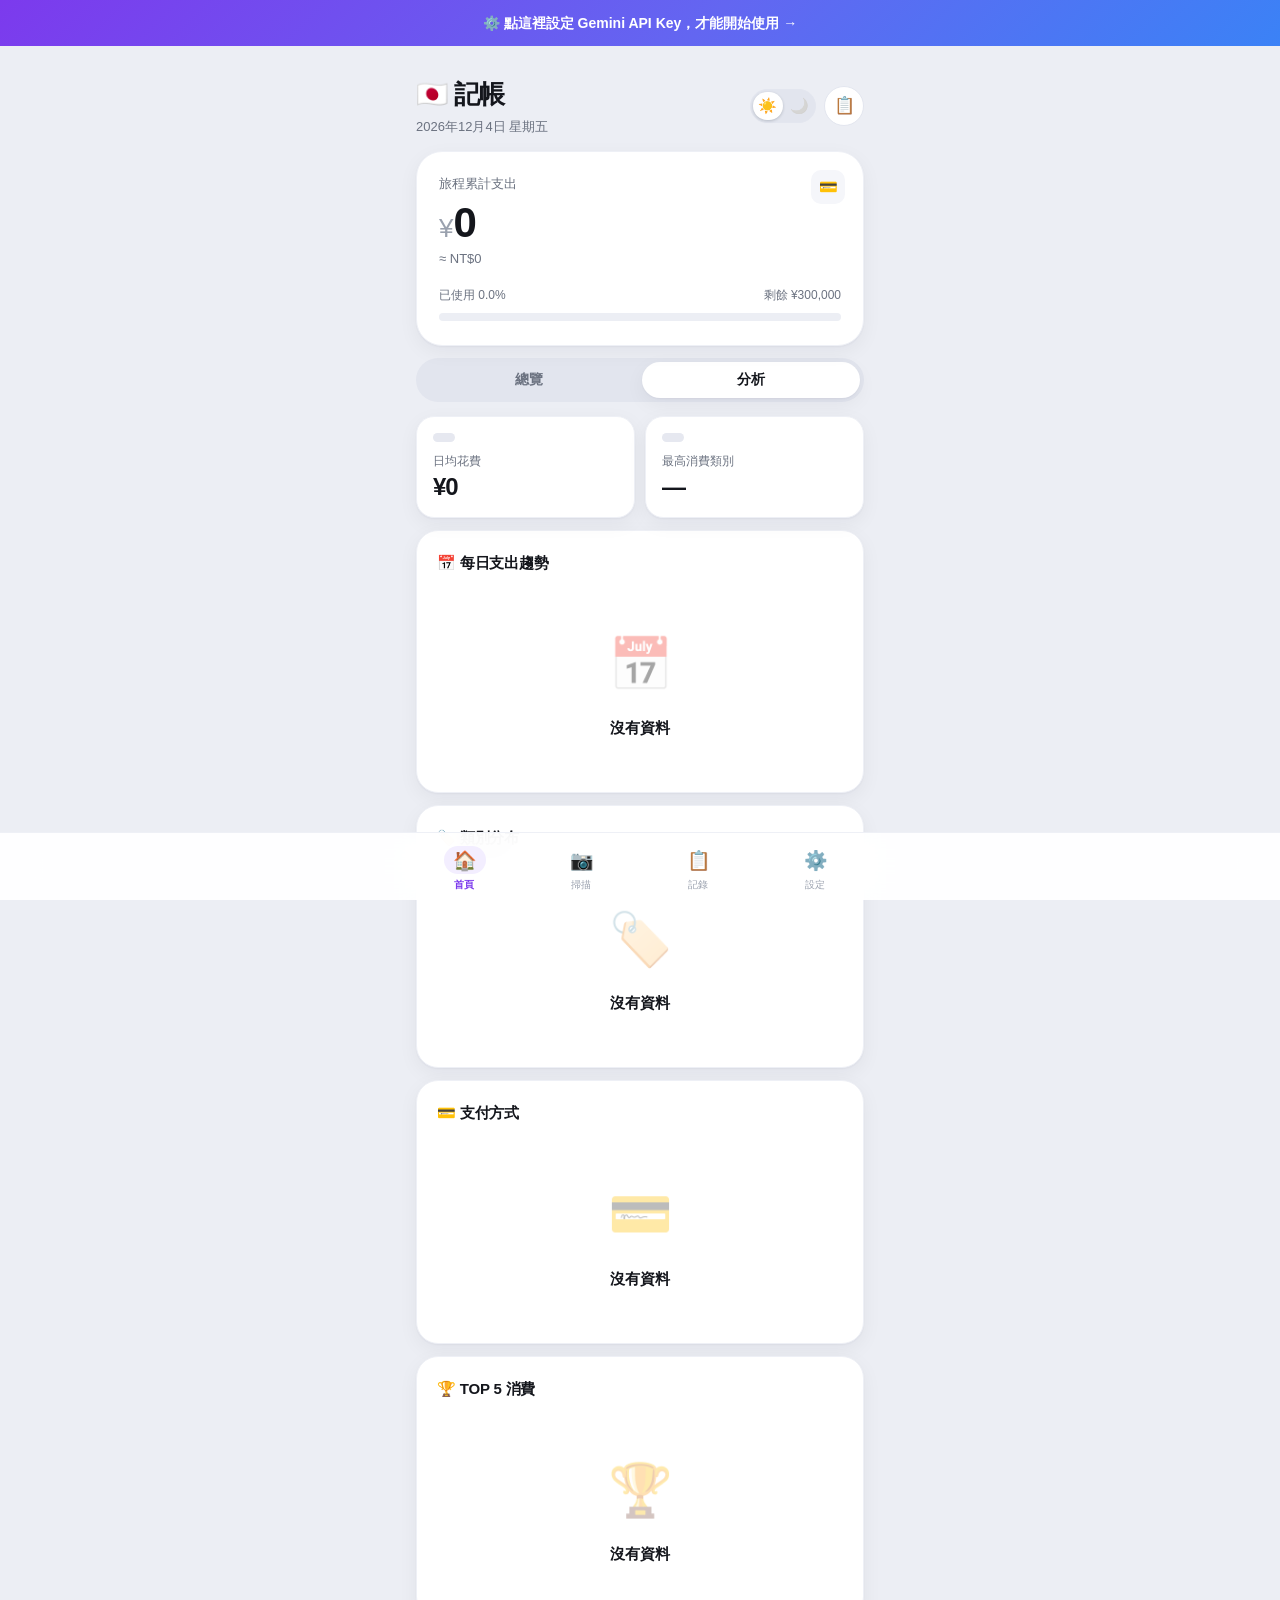
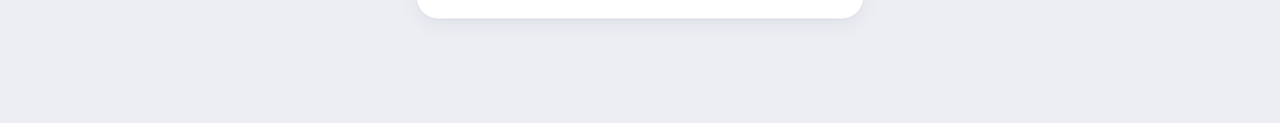
<file: stats.html>
<!DOCTYPE html>
<html lang="zh-TW">
<head>
  <meta charset="UTF-8">
  <!-- See index.html for why this policy is here and why 'unsafe-inline' stays. -->
  <meta http-equiv="Content-Security-Policy" content="default-src 'self'; base-uri 'self'; object-src 'none'; form-action 'self'; img-src 'self' data: blob:; media-src 'self' blob:; connect-src 'self' https://generativelanguage.googleapis.com https://cdn.jsdelivr.net https://tw.rter.info https://open.er-api.com; script-src 'self' 'unsafe-inline'; style-src 'self' 'unsafe-inline'">
  <meta name="viewport" content="width=device-width, initial-scale=1.0, viewport-fit=cover">
  <meta name="theme-color" content="#eceef4">
  <meta name="color-scheme" content="light dark">
  <!-- 統計頁已併入首頁的「分析」分頁。這頁只留轉址，讓舊書籤和
       Service Worker 快取到的舊連結不會變成 404。 -->
  <meta http-equiv="refresh" content="0; url=index.html#analysis">
  <title>統計分析 — 日本記帳</title>
  <link rel="canonical" href="index.html">
</head>
<body>
  <p style="font:14px/1.6 system-ui,sans-serif;padding:24px;">
    統計已移至首頁的「分析」分頁。
    <a href="index.html#analysis">前往首頁 →</a>
  </p>
  <script>window.location.replace('index.html#analysis');</script>
</body>
</html>
</file>
<file: style.css>
@import url('https://fonts.googleapis.com/css2?family=Inter:wght@300;400;500;600;700;800;900&display=swap');

/* ─── Design Tokens (Finexa Light) ───────────────────── */
:root {
  --bg-primary:    #eceef4;   /* page canvas */
  --bg-secondary:  #f5f6fa;   /* input / subtle fill */
  --bg-card:       #ffffff;
  --bg-card-hover: #f7f8fc;
  --border:        #e3e6ef;
  --border-light:  #eef0f6;

  --ink:           #14161c;   /* near-black pills & big numbers */
  --ink-soft:      #262a35;
  --on-ink:        #ffffff;   /* 放在 --ink 底色上的文字色 */

  --track:         #eceef4;   /* 進度條 / 長條圖底槽 */
  --chip:          #e6e8f0;   /* 統計卡上方小色條 */
  --dash:          #d8dce8;   /* 虛線框 */
  --pill-bg:       #e2e5ee;   /* 未選取的 filter pill */

  --primary:       #7c3aed;
  --primary-light: #a78bfa;
  --primary-soft:  #f3eeff;
  --primary-glow:  rgba(124, 58, 237, 0.14);
  --primary-dark:  #6d28d9;
  --grad-primary:  linear-gradient(135deg, #7c3aed 0%, #6366f1 55%, #3b82f6 100%);

  --secondary:     #3b82f6;
  --secondary-soft:#eaf2ff;
  --secondary-glow:rgba(59, 130, 246, 0.14);

  --accent:        #d97706;
  --accent-soft:   #fef3c7;
  --accent-glow:   rgba(217, 119, 6, 0.12);

  --success:       #16a34a;
  --success-soft:  #dcfce7;
  --success-glow:  rgba(22, 163, 74, 0.12);
  --danger:        #dc2626;
  --danger-soft:   #fee2e2;
  --danger-glow:   rgba(220, 38, 38, 0.10);
  --warning:       #b45309;
  --warning-soft:  #fef3c7;

  --text-primary:  #14161c;
  --text-secondary:#6b7280;
  --text-muted:    #9aa1ae;

  --nav-height: 68px;
  --safe-bottom: env(safe-area-inset-bottom, 0px);

  --r-sm:   10px;
  --r-md:   14px;
  --r-lg:   18px;
  --r-xl:   22px;
  --r-2xl:  26px;
  --r-full: 9999px;

  --shadow-card:     0 1px 2px rgba(16,24,40,0.04), 0 6px 20px rgba(16,24,40,0.05);
  --shadow-elevated: 0 12px 36px rgba(16,24,40,0.14);

  --nav-bg:  rgba(255,255,255,0.94);
  --overlay: rgba(236,238,244,0.85);

  color-scheme: light;
}

/* ─── Dark Palette ───────────────────────────────────────
   同一組值要寫兩次：
   1. [data-theme="dark"]  → 使用者在設定頁明確選「深色」
   2. prefers-color-scheme → 使用者選「跟隨系統」（此時不會有 data-theme 屬性），
      但要排除明確選「淺色」的情況，否則系統深色會蓋掉使用者的選擇。            */
:root[data-theme="dark"] {
  --bg-primary:    #0d1017;
  --bg-secondary:  #151a24;
  --bg-card:       #171d28;
  --bg-card-hover: #1d2431;
  --border:        #2a3546;
  --border-light:  #212a38;

  --ink:           #f2f5fa;
  --ink-soft:      #d5dae4;
  --on-ink:        #0d1017;

  --track:         #232c3b;
  --chip:          #2a3446;
  --dash:          #2f3a4d;
  --pill-bg:       #212a38;

  --primary:       #a78bfa;
  --primary-light: #c4b5fd;
  --primary-soft:  #251d3f;
  --primary-glow:  rgba(167, 139, 250, 0.20);
  --primary-dark:  #7c3aed;
  --grad-primary:  linear-gradient(135deg, #8b5cf6 0%, #6366f1 55%, #3b82f6 100%);

  --secondary:     #60a5fa;
  --secondary-soft:#16263d;
  --secondary-glow:rgba(96, 165, 250, 0.20);

  --accent:        #fbbf24;
  --accent-soft:   #372c10;
  --accent-glow:   rgba(251, 191, 36, 0.16);

  --success:       #4ade80;
  --success-soft:  #11301f;
  --success-glow:  rgba(74, 222, 128, 0.16);
  --danger:        #f87171;
  --danger-soft:   #3a1b1d;
  --danger-glow:   rgba(248, 113, 113, 0.16);
  --warning:       #fbbf24;
  --warning-soft:  #372c10;

  --text-primary:  #e8ecf4;
  --text-secondary:#9aa6bb;
  --text-muted:    #6b7688;

  --shadow-card:     0 1px 2px rgba(0,0,0,0.30), 0 6px 20px rgba(0,0,0,0.28);
  --shadow-elevated: 0 12px 36px rgba(0,0,0,0.55);

  --nav-bg:  rgba(13,16,23,0.94);
  --overlay: rgba(13,16,23,0.86);

  color-scheme: dark;   /* 讓日期選擇器、下拉選單、捲軸等原生元件也跟著變深色 */
}

@media (prefers-color-scheme: dark) {
  :root:not([data-theme="light"]) {
    --bg-primary:    #0d1017;
    --bg-secondary:  #151a24;
    --bg-card:       #171d28;
    --bg-card-hover: #1d2431;
    --border:        #2a3546;
    --border-light:  #212a38;

    --ink:           #f2f5fa;
    --ink-soft:      #d5dae4;
    --on-ink:        #0d1017;

    --track:         #232c3b;
    --chip:          #2a3446;
    --dash:          #2f3a4d;
    --pill-bg:       #212a38;

    --primary:       #a78bfa;
    --primary-light: #c4b5fd;
    --primary-soft:  #251d3f;
    --primary-glow:  rgba(167, 139, 250, 0.20);
    --primary-dark:  #7c3aed;
    --grad-primary:  linear-gradient(135deg, #8b5cf6 0%, #6366f1 55%, #3b82f6 100%);

    --secondary:     #60a5fa;
    --secondary-soft:#16263d;
    --secondary-glow:rgba(96, 165, 250, 0.20);

    --accent:        #fbbf24;
    --accent-soft:   #372c10;
    --accent-glow:   rgba(251, 191, 36, 0.16);

    --success:       #4ade80;
    --success-soft:  #11301f;
    --success-glow:  rgba(74, 222, 128, 0.16);
    --danger:        #f87171;
    --danger-soft:   #3a1b1d;
    --danger-glow:   rgba(248, 113, 113, 0.16);
    --warning:       #fbbf24;
    --warning-soft:  #372c10;

    --text-primary:  #e8ecf4;
    --text-secondary:#9aa6bb;
    --text-muted:    #6b7688;

    --shadow-card:     0 1px 2px rgba(0,0,0,0.30), 0 6px 20px rgba(0,0,0,0.28);
    --shadow-elevated: 0 12px 36px rgba(0,0,0,0.55);

    --nav-bg:  rgba(13,16,23,0.94);
    --overlay: rgba(13,16,23,0.86);
  }
}

/* ─── Reset ─────────────────────────────────────────── */
*, *::before, *::after { margin:0; padding:0; box-sizing:border-box; -webkit-tap-highlight-color:transparent; }
html { font-size:16px; scroll-behavior:smooth; }
body {
  font-family: 'Inter', -apple-system, BlinkMacSystemFont, sans-serif;
  background: var(--bg-primary);
  color: var(--text-primary);
  min-height: 100vh;
  padding-bottom: calc(var(--nav-height) + var(--safe-bottom) + 8px);
  overflow-x: hidden;
  line-height: 1.6;
  -webkit-font-smoothing: antialiased;
}
::-webkit-scrollbar { width:4px; }
::-webkit-scrollbar-track { background:transparent; }
::-webkit-scrollbar-thumb { background:var(--border); border-radius:2px; }
a { color: inherit; text-decoration: none; }
input, select, button, textarea { font-family: inherit; }

/* ─── Page Layout ────────────────────────────────────── */
.page {
  max-width: 480px;
  margin: 0 auto;
  padding: 0 16px 16px;
}

/* ─── Page Header ────────────────────────────────────── */
.page-header {
  padding: 22px 0 14px;
  display: flex;
  align-items: center;
  justify-content: space-between;
}
.page-title {
  font-size: 26px;
  font-weight: 700;
  letter-spacing: -0.7px;
  color: var(--ink);
}
.page-subtitle {
  font-size: 13px;
  color: var(--text-secondary);
  margin-top: 1px;
}
.header-icon-btn {
  width: 40px; height: 40px;
  border-radius: var(--r-full);
  background: var(--bg-card);
  border: 1px solid var(--border);
  display: flex; align-items: center; justify-content: center;
  cursor: pointer; font-size: 17px;
  color: var(--text-primary);
  transition: background 0.2s, border-color 0.2s;
}
.header-icon-btn:active { background: var(--bg-card-hover); border-color: var(--primary-light); }

/* ─── Back Button ────────────────────────────────────── */
.back-btn {
  width: 40px; height: 40px;
  border-radius: var(--r-full);
  background: var(--bg-card);
  border: 1px solid var(--border);
  display: flex; align-items: center; justify-content: center;
  cursor: pointer; font-size: 19px; color: var(--text-primary);
  text-decoration: none; flex-shrink: 0;
  transition: background 0.2s;
}
.back-btn:active { background: var(--bg-card-hover); }

/* ─── Cards ──────────────────────────────────────────── */
.card {
  background: var(--bg-card);
  border: 1px solid var(--border-light);
  border-radius: var(--r-xl);
  padding: 20px;
  margin-bottom: 12px;
  box-shadow: var(--shadow-card);
}

/* Hero Budget Card */
.budget-hero {
  background: var(--bg-card);
  border: 1px solid var(--border-light);
  border-radius: var(--r-2xl);
  padding: 22px;
  margin-bottom: 12px;
  position: relative;
  overflow: hidden;
  box-shadow: var(--shadow-card);
}
.budget-hero::after {
  content: '💳';
  position: absolute;
  top: 18px; right: 18px;
  width: 34px; height: 34px;
  border-radius: var(--r-sm);
  background: var(--bg-secondary);
  display: flex; align-items: center; justify-content: center;
  font-size: 15px;
  pointer-events: none;
}
.budget-hero-label {
  font-size: 13px;
  font-weight: 500;
  letter-spacing: 0;
  text-transform: none;
  color: var(--text-secondary);
  margin-bottom: 6px;
}
.budget-hero-amount {
  font-size: 42px;
  font-weight: 700;
  letter-spacing: -2.2px;
  line-height: 1.05;
  color: var(--ink);
}
.budget-hero-amount small {
  font-size: 26px;
  font-weight: 500;
  color: var(--text-muted);
  letter-spacing: -1px;
  margin-right: 1px;
}
.budget-hero-twd {
  font-size: 13px;
  color: var(--text-secondary);
  margin-top: 4px;
}

/* ─── Progress Bar ───────────────────────────────────── */
.progress-wrap { margin: 16px 0 2px; }
.progress-meta {
  display: flex; justify-content: space-between;
  font-size: 12px; color: var(--text-secondary); margin-bottom: 8px;
}
.progress-track {
  height: 8px;
  background: var(--track);
  border-radius: var(--r-full);
  overflow: hidden;
}
.progress-fill {
  height: 100%;
  border-radius: var(--r-full);
  background: var(--grad-primary);
  transition: width 0.8s cubic-bezier(0.4,0,0.2,1);
}
.progress-fill.over  { background: linear-gradient(90deg, #f59e0b, #dc2626); }
.progress-fill.safe  { background: linear-gradient(90deg, #6366f1, #3b82f6); }

/* ─── Stats Grid ─────────────────────────────────────── */
.stats-grid {
  display: grid;
  grid-template-columns: 1fr 1fr;
  gap: 10px;
  margin-bottom: 12px;
}
.stat-card {
  background: var(--bg-card);
  border: 1px solid var(--border-light);
  border-radius: var(--r-lg);
  padding: 16px;
  text-align: left;
  box-shadow: var(--shadow-card);
  display: flex;
  flex-direction: column;
}
.stat-card::before {
  content: '';
  display: block;
  width: 22px; height: 9px;
  border-radius: var(--r-full);
  background: var(--chip);
  margin-bottom: 10px;
}
.stat-val {
  font-size: 24px;
  font-weight: 700;
  letter-spacing: -1.1px;
  line-height: 1.15;
  color: var(--ink);
  margin-bottom: 0;
  order: 2;
}
.stat-lbl {
  font-size: 12px;
  font-weight: 500;
  color: var(--text-secondary);
  text-transform: none;
  letter-spacing: 0;
  margin-bottom: 2px;
  order: 1;
}

/* ─── Quick Actions ──────────────────────────────────── */
.quick-actions {
  display: grid;
  grid-template-columns: 1fr 1fr;
  gap: 10px;
  margin: 14px 0;
}
.qa-btn {
  display: flex; flex-direction: column;
  align-items: center; justify-content: center;
  gap: 8px; padding: 22px 12px;
  border: none; border-radius: var(--r-xl);
  cursor: pointer; transition: all 0.2s ease;
  text-decoration: none; color: white;
}
.qa-btn-primary {
  background: var(--grad-primary);
  box-shadow: 0 6px 18px rgba(124,58,237,0.28);
}
.qa-btn-secondary {
  background: var(--bg-card);
  border: 1px solid var(--border);
  color: var(--text-primary);
  box-shadow: var(--shadow-card);
}
.qa-btn:active { transform: scale(0.96); box-shadow: none; }
.qa-icon { font-size: 28px; line-height: 1; }
.qa-label { font-size: 14px; font-weight: 600; }

/* ─── Section Headers ────────────────────────────────── */
.section-hdr {
  display: flex; align-items: center; justify-content: space-between;
  margin: 20px 0 10px;
}
.section-title {
  font-size: 17px; font-weight: 700;
  color: var(--ink);
  text-transform: none; letter-spacing: -0.3px;
}
.section-link {
  font-size: 13px; color: var(--primary); font-weight: 600;
  text-decoration: none;
}

/* ─── Record Items (list) ────────────────────────────── */
.records-list { display: flex; flex-direction: column; }
.record-row {
  display: flex; align-items: center; gap: 12px;
  padding: 13px 0;
  border-bottom: 1px solid var(--border-light);
}
.record-row:last-child { border-bottom: none; }
.rec-icon {
  width: 42px; height: 42px;
  border-radius: var(--r-md);
  display: flex; align-items: center; justify-content: center;
  font-size: 20px; flex-shrink: 0;
}
.rec-info { flex: 1; min-width: 0; }
.rec-store {
  font-size: 14px; font-weight: 600; color: var(--ink);
  white-space: nowrap; overflow: hidden; text-overflow: ellipsis;
}
.rec-items {
  font-size: 12px; color: var(--text-secondary);
  white-space: nowrap; overflow: hidden; text-overflow: ellipsis; margin-top: 1px;
}
.rec-meta { font-size: 11px; color: var(--text-muted); margin-top: 1px; }
.rec-amount { text-align: right; flex-shrink: 0; }
.rec-jpy { font-size: 16px; font-weight: 700; color: var(--ink); letter-spacing: -0.4px; }
.rec-twd { font-size: 11px; color: var(--text-secondary); margin-top: 2px; }

/* ─── Category Colors (light tints) ──────────────────── */
.cat-food     { background: #f3eeff; color: #7c3aed; }
.cat-transport{ background: #eaf2ff; color: #2563eb; }
.cat-shopping { background: #fef3c7; color: #b45309; }
.cat-ticket   { background: #dcfce7; color: #16a34a; }
.cat-hotel    { background: #ffedd5; color: #ea580c; }
.cat-medicine { background: #fee2e2; color: #dc2626; }
.cat-other    { background: #eef0f6; color: #64748b; }

/* 深色版類別底色 */
:root[data-theme="dark"] .cat-food     { background: #2a1f45; color: #c4b5fd; }
:root[data-theme="dark"] .cat-transport{ background: #17263d; color: #93c5fd; }
:root[data-theme="dark"] .cat-shopping { background: #372c10; color: #fcd34d; }
:root[data-theme="dark"] .cat-ticket   { background: #11301f; color: #6ee7b7; }
:root[data-theme="dark"] .cat-hotel    { background: #3a2410; color: #fdba74; }
:root[data-theme="dark"] .cat-medicine { background: #3a1b1d; color: #fca5a5; }
:root[data-theme="dark"] .cat-other    { background: #232c3b; color: #94a3b8; }
@media (prefers-color-scheme: dark) {
  :root:not([data-theme="light"]) .cat-food     { background: #2a1f45; color: #c4b5fd; }
  :root:not([data-theme="light"]) .cat-transport{ background: #17263d; color: #93c5fd; }
  :root:not([data-theme="light"]) .cat-shopping { background: #372c10; color: #fcd34d; }
  :root:not([data-theme="light"]) .cat-ticket   { background: #11301f; color: #6ee7b7; }
  :root:not([data-theme="light"]) .cat-hotel    { background: #3a2410; color: #fdba74; }
  :root:not([data-theme="light"]) .cat-medicine { background: #3a1b1d; color: #fca5a5; }
  :root:not([data-theme="light"]) .cat-other    { background: #232c3b; color: #94a3b8; }
}

/* ─── Bottom Navigation ──────────────────────────────── */
.bottom-nav {
  position: fixed; bottom: 0; left: 0; right: 0;
  height: calc(var(--nav-height) + var(--safe-bottom));
  background: var(--nav-bg);
  backdrop-filter: blur(20px);
  -webkit-backdrop-filter: blur(20px);
  border-top: 1px solid var(--border-light);
  display: flex; align-items: flex-start;
  padding-top: 6px;
  padding-bottom: var(--safe-bottom);
  z-index: 100;
}
.nav-items {
  display: flex; width: 100%;
  max-width: 480px; margin: 0 auto; padding: 0 6px;
}
.nav-item {
  flex: 1;
  display: flex; flex-direction: column;
  align-items: center; gap: 3px;
  padding: 7px 4px;
  cursor: pointer; text-decoration: none;
  border: none; background: none; font-family: inherit;
  border-radius: var(--r-md);
  transition: all 0.15s ease;
  -webkit-tap-highlight-color: transparent;
}
.nav-icon {
  font-size: 19px; line-height: 1;
  width: 42px; height: 28px;
  display: flex; align-items: center; justify-content: center;
  border-radius: var(--r-full);
  transition: background 0.2s, transform 0.2s;
}
.nav-lbl {
  font-size: 10px; font-weight: 500;
  color: var(--text-muted); letter-spacing: 0.1px;
}
.nav-item.active .nav-icon { background: var(--primary-soft); filter: none; }
.nav-item.active .nav-lbl { color: var(--primary); font-weight: 700; }
.nav-item:active .nav-icon { transform: scale(0.9); }

/* ─── Buttons ────────────────────────────────────────── */
.btn {
  display: inline-flex; align-items: center; justify-content: center;
  gap: 8px; padding: 14px 24px;
  border: none; border-radius: var(--r-full);
  font-size: 15px; font-weight: 600;
  cursor: pointer; transition: all 0.2s ease;
  text-decoration: none; white-space: nowrap;
}
.btn-full { width: 100%; }
.btn-primary {
  background: var(--grad-primary);
  color: white;
  box-shadow: 0 4px 16px rgba(124,58,237,0.28);
}
.btn-primary:active { transform: scale(0.97); box-shadow: none; }
.btn-secondary {
  background: var(--bg-card);
  border: 1px solid var(--border);
  color: var(--ink);
  box-shadow: var(--shadow-card);
}
.btn-secondary:active { transform: scale(0.97); }
.btn-ink {
  background: var(--ink);
  color: var(--on-ink);
}
.btn-ghost {
  background: var(--bg-secondary);
  border: 1px solid transparent;
  color: var(--text-secondary);
}
.btn-danger {
  background: var(--danger-soft);
  border: 1px solid rgba(220,38,38,0.18);
  color: var(--danger);
}
.btn-sm { padding: 10px 18px; font-size: 13px; }

/* ─── Forms ──────────────────────────────────────────── */
.form-group { margin-bottom: 14px; }
.form-label {
  display: block; font-size: 12px; font-weight: 600;
  color: var(--text-secondary);
  text-transform: none; letter-spacing: 0; margin-bottom: 7px;
}
.form-input {
  width: 100%;
  background: var(--bg-card);
  border: 1px solid var(--border);
  border-radius: var(--r-md);
  padding: 13px 16px;
  font-size: 15px; color: var(--text-primary);
  transition: border-color 0.2s, box-shadow 0.2s;
  -webkit-appearance: none; appearance: none;
}
.form-input:focus {
  outline: none;
  border-color: var(--primary);
  box-shadow: 0 0 0 3px var(--primary-glow);
}
.form-input::placeholder { color: var(--text-muted); }
.form-select {
  background-image: url("data:image/svg+xml,%3Csvg xmlns='http://www.w3.org/2000/svg' width='12' height='8' viewBox='0 0 12 8'%3E%3Cpath fill='%236b7280' d='M6 8L0 0h12z'/%3E%3C/svg%3E");
  background-repeat: no-repeat;
  background-position: right 14px center;
  padding-right: 40px;
}
.form-hint { font-size: 12px; color: var(--text-muted); margin-top: 5px; }
.form-row { display: grid; grid-template-columns: 1fr 1fr; gap: 10px; }

/* API Key field */
.input-wrapper { position: relative; }
.input-suffix {
  position: absolute; right: 10px; top: 50%;
  transform: translateY(-50%);
  background: none; border: none;
  color: var(--text-muted); cursor: pointer; font-size: 18px;
  display: flex; align-items: center; justify-content: center;
  padding: 6px; border-radius: var(--r-sm);
  line-height: 0;
}
.input-suffix:active { background: var(--bg-secondary); }
/* Plain line icon rather than an emoji, so it inherits the text colour and
   stays consistent between light and dark themes. */
.icon-eye {
  width: 20px; height: 20px;
  fill: none; stroke: currentColor;
  stroke-width: 1.6;
  stroke-linecap: round; stroke-linejoin: round;
}

/* ─── Scan Page ──────────────────────────────────────── */
.scan-drop {
  width: 100%; min-height: 300px;
  border: 2px dashed var(--dash);
  border-radius: var(--r-2xl);
  background: var(--bg-card);
  display: flex; flex-direction: column;
  align-items: center; justify-content: center;
  gap: 12px; cursor: pointer;
  transition: border-color 0.2s, background 0.2s;
  overflow: hidden; position: relative;
  margin: 8px 0;
}
.scan-drop.has-image { border-color: var(--primary); border-style: solid; }
.scan-drop:active { background: var(--bg-card-hover); }
.scan-drop img {
  width: 100%; height: 100%;
  object-fit: contain;
  max-height: 360px;
  position: absolute; inset: 0; margin: auto;
}
.scan-placeholder {
  display: flex; flex-direction: column;
  align-items: center; gap: 10px;
  padding: 48px 24px;
}
.scan-placeholder-icon { font-size: 54px; opacity: 0.35; }
.scan-placeholder-text { font-size: 15px; color: var(--text-primary); font-weight: 600; }
.scan-placeholder-hint { font-size: 13px; color: var(--text-muted); text-align: center; }
.scan-badge {
  position: absolute; top: 12px; right: 12px;
  background: var(--ink); color: white;
  font-size: 12px; font-weight: 600;
  padding: 5px 12px; border-radius: var(--r-full);
}
.scan-actions {
  display: flex; gap: 10px; margin-top: 8px;
}
.scan-actions .btn { flex: 1; }

/* ─── Live Camera Overlay ────────────────────────────── */
.cam-overlay {
  position: fixed; inset: 0; z-index: 9000;
  background: #000;
  display: flex; flex-direction: column;
  /* Already a dark surface — stops Samsung Internet / Chrome auto-dark from
     inverting the shutter button into a washed-out grey. */
  color-scheme: dark;
}
.cam-video {
  flex: 1; width: 100%; min-height: 0;
  /* Fill the viewport like a native camera app rather than letterboxing.
     The captured frame comes from the full video track, not this crop. */
  object-fit: cover; background: #000;
}
.cam-bar {
  display: flex; align-items: center; justify-content: space-between;
  gap: 16px; padding: 18px 22px;
  padding-bottom: calc(18px + env(safe-area-inset-bottom));
  background: #000; flex: 0 0 auto;
}
.cam-btn {
  background: rgba(255,255,255,0.16); border: none;
  color: #fff; font-size: 14px; font-weight: 600;
  padding: 10px 16px; border-radius: var(--r-full);
  cursor: pointer; min-width: 72px;
}
.cam-btn:active { transform: scale(0.95); }
.cam-shutter {
  width: 68px; height: 68px; border-radius: 50%;
  background: #fff;
  border: 3px solid #fff;
  box-shadow: inset 0 0 0 4px #000;
  cursor: pointer; flex: 0 0 auto; padding: 0;
}
.cam-shutter:active { transform: scale(0.92); background: #d4d4d8; }
.cam-subbar {
  display: flex; justify-content: center;
  padding: 0 22px 6px; background: #000; flex: 0 0 auto;
}
.cam-link {
  background: none; border: none;
  color: rgba(255,255,255,0.72);
  font-size: 13px; text-decoration: underline;
  padding: 8px 12px; cursor: pointer;
}
/* ─── In-App Browser Notice ──────────────────────────── */
.inapp-warn {
  background: var(--danger-soft);
  border: 1px solid rgba(220,38,38,0.22);
  border-radius: var(--r-2xl);
  padding: 14px 16px; margin: 12px 0;
  transition: box-shadow 0.25s;
}
.inapp-warn.flash { box-shadow: 0 0 0 3px rgba(220,38,38,0.28); }
.inapp-warn-title {
  font-size: 14px; font-weight: 700; color: var(--danger);
  margin-bottom: 6px;
}
.inapp-warn-body {
  font-size: 13px; line-height: 1.6; color: var(--text-secondary);
}
.inapp-warn-actions {
  display: flex; gap: 8px; margin-top: 12px;
}
.inapp-warn-actions .btn { flex: 1; }

.cam-hint {
  position: absolute; top: calc(14px + env(safe-area-inset-top));
  left: 50%; transform: translateX(-50%);
  background: rgba(0,0,0,0.55); color: #fff;
  font-size: 13px; padding: 6px 14px; border-radius: var(--r-full);
  white-space: nowrap;
}

/* ─── Amount Display (Confirm) ───────────────────────── */
.amount-hero {
  background: var(--bg-card);
  border: 1px solid var(--border-light);
  border-radius: var(--r-2xl);
  padding: 22px;
  text-align: center;
  margin-bottom: 16px;
  box-shadow: var(--shadow-card);
}
.amount-jpy-big {
  font-size: 44px; font-weight: 700;
  letter-spacing: -2.2px; line-height: 1;
  color: var(--ink);
}
.amount-jpy-big .yen-sign { font-size: 26px; color: var(--text-muted); font-weight: 500; }
.amount-twd-conv { font-size: 14px; color: var(--text-secondary); margin-top: 6px; }
.ai-badge {
  display: inline-flex; align-items: center; gap: 4px;
  background: var(--primary-soft);
  border: 1px solid rgba(124,58,237,0.16);
  border-radius: var(--r-full);
  font-size: 11px; font-weight: 600; color: var(--primary);
  padding: 4px 12px; margin-bottom: 12px;
}

/* ─── History Card & Accordion Detail ─────────────────── */
.history-item-wrap {
  background: var(--bg-card);
  border: 1px solid var(--border-light);
  border-radius: var(--r-xl);
  margin-bottom: 10px;
  overflow: hidden;
  box-shadow: var(--shadow-card);
  transition: border-color 0.2s, box-shadow 0.2s;
}
.history-item-wrap.open {
  border-color: rgba(124,58,237,0.35);
  box-shadow: 0 8px 26px rgba(16,24,40,0.10);
}

.history-card {
  padding: 14px 16px;
  display: flex; align-items: center; gap: 12px;
  cursor: pointer; user-select: none;
  transition: background 0.15s;
}
.history-card:active { background: var(--bg-card-hover); }

.history-chevron {
  font-size: 12px; color: var(--text-muted);
  transition: transform 0.25s cubic-bezier(0.4,0,0.2,1);
  flex-shrink: 0; margin-left: 2px;
}
.history-item-wrap.open .history-chevron {
  transform: rotate(180deg);
  color: var(--primary);
}

.history-detail-panel {
  display: none;
  padding: 0 16px 16px;
  border-top: 1px solid var(--border-light);
  background: var(--bg-secondary);
  animation: fadeUp 0.2s ease forwards;
}
.history-item-wrap.open .history-detail-panel {
  display: block;
}

.detail-meta-grid {
  display: grid; grid-template-columns: 1fr 1fr;
  gap: 10px; padding: 14px 0;
  border-bottom: 1px solid var(--border);
  font-size: 12px;
}
.detail-meta-item { display: flex; flex-direction: column; gap: 2px; }
.detail-meta-label { color: var(--text-muted); font-size: 11px; font-weight: 500; text-transform: none; }
.detail-meta-val { color: var(--text-primary); font-weight: 600; word-break: break-all; }

/* Detailed Line Items (表身明細卡片向下展開) */
.detail-table-title {
  font-size: 12px; font-weight: 600;
  color: var(--text-secondary); letter-spacing: 0;
  margin: 14px 0 8px; display: flex; align-items: center; justify-content: space-between;
}
.detail-items-container {
  display: flex; flex-direction: column; gap: 6px;
}
.detail-item-card {
  background: var(--bg-card);
  border: 1px solid var(--border-light);
  border-radius: var(--r-md);
  padding: 10px 12px;
  display: flex; align-items: center; justify-content: space-between; gap: 10px;
}
.detail-item-info { flex: 1; min-width: 0; }
.detail-item-zh { font-size: 13.5px; font-weight: 600; color: var(--ink); line-height: 1.3; }
.detail-item-ja { font-size: 11px; color: var(--text-muted); margin-top: 2px; }
.detail-item-qty {
  font-size: 11px; color: var(--text-secondary);
  background: var(--bg-secondary); padding: 2px 8px;
  border-radius: var(--r-full); flex-shrink: 0;
}
.detail-item-amount { text-align: right; flex-shrink: 0; }
.detail-item-jpy { font-size: 15px; font-weight: 700; color: var(--primary); letter-spacing: -0.3px; }
.detail-item-twd { font-size: 11px; color: var(--text-secondary); margin-top: 2px; }

.history-del {
  width: 32px; height: 32px;
  border-radius: var(--r-full);
  background: var(--bg-secondary);
  border: 1px solid var(--border-light);
  color: var(--danger); font-size: 13px;
  cursor: pointer; display: flex;
  align-items: center; justify-content: center;
  flex-shrink: 0; transition: all 0.15s;
}
.history-del:active { transform: scale(0.9); background: var(--danger-soft); }
.date-group-label {
  font-size: 12px; font-weight: 600;
  color: var(--text-secondary);
  text-transform: none; letter-spacing: 0;
  padding: 16px 2px 8px;
}

/* ─── Filter Pills ───────────────────────────────────── */
.pills {
  display: flex; gap: 8px;
  overflow-x: auto; padding: 2px 0 12px;
  scrollbar-width: none;
}
.pills::-webkit-scrollbar { display: none; }
.pill {
  flex-shrink: 0; padding: 8px 16px;
  border-radius: var(--r-full); font-size: 13px; font-weight: 500;
  border: 1px solid transparent; background: var(--pill-bg);
  color: var(--text-secondary); cursor: pointer; transition: all 0.15s;
  white-space: nowrap;
}
.pill.active {
  background: var(--ink);
  border-color: var(--ink); color: var(--on-ink); font-weight: 600;
}

/* ─── Stats Charts ───────────────────────────────────── */
.chart-card {
  background: var(--bg-card);
  border: 1px solid var(--border-light);
  border-radius: var(--r-xl);
  padding: 20px; margin-bottom: 12px;
  box-shadow: var(--shadow-card);
}
.chart-title {
  font-size: 15px; font-weight: 700;
  color: var(--ink); text-transform: none;
  letter-spacing: -0.2px; margin-bottom: 16px;
}
.cat-bar { display: flex; align-items: center; gap: 10px; margin-bottom: 12px; }
.cat-bar-em  { font-size: 17px; flex-shrink: 0; }
.cat-bar-name{ font-size: 13px; color: var(--text-secondary); min-width: 36px; }
.cat-bar-track {
  flex: 1; height: 8px;
  background: var(--track);
  border-radius: var(--r-full); overflow: hidden;
}
.cat-bar-fill {
  height: 100%; border-radius: var(--r-full);
  transition: width 0.8s cubic-bezier(0.4,0,0.2,1);
}
.cat-bar-val { font-size: 13px; font-weight: 600; color: var(--ink); min-width: 64px; text-align: right; }

/* ─── Settings Sections ──────────────────────────────── */
.settings-group { margin-bottom: 26px; }
.settings-group-title {
  font-size: 13px; font-weight: 600;
  color: var(--text-secondary); text-transform: none;
  letter-spacing: 0; margin-bottom: 10px; padding: 0 2px;
}
.settings-card {
  background: var(--bg-card);
  border: 1px solid var(--border-light);
  border-radius: var(--r-xl);
  overflow: hidden;
  box-shadow: var(--shadow-card);
}
.settings-row {
  display: flex; align-items: center;
  padding: 16px;
  border-bottom: 1px solid var(--border-light);
}
.settings-row:last-child { border-bottom: none; }
.settings-row-icon { font-size: 19px; margin-right: 14px; flex-shrink: 0; }
.settings-row-info { flex: 1; }
.settings-row-label { font-size: 14px; font-weight: 600; color: var(--ink); }
.settings-row-hint  { font-size: 12px; color: var(--text-muted); margin-top: 1px; }

/* ─── Segmented Control（深淺色切換） ─────────────────── */
.seg {
  display: flex; gap: 4px;
  background: var(--bg-secondary);
  border: 1px solid var(--border-light);
  border-radius: var(--r-full);
  padding: 4px; width: 100%;
}
.seg-btn {
  flex: 1;
  display: flex; align-items: center; justify-content: center; gap: 5px;
  padding: 9px 8px;
  border: none; background: none;
  border-radius: var(--r-full);
  font-size: 13px; font-weight: 500;
  color: var(--text-secondary); cursor: pointer;
  transition: background 0.18s, color 0.18s;
  white-space: nowrap;
}
.seg-btn.active {
  background: var(--ink);
  color: var(--on-ink);
  font-weight: 600;
}
.seg-btn:active { transform: scale(0.97); }

/* 標題列上的快速切換鈕 */
.theme-toggle-btn { font-size: 16px; }

/* ─── Theme Switch (header) ──────────────────────────────
   Reads as a left/right slider, but it's still a single button: one tap
   flips it. Both icons stay visible; the inactive one is desaturated
   rather than hidden, so the two modes are always readable.            */
.theme-switch {
  position: relative; box-sizing: border-box;
  width: 66px; height: 34px; padding: 0;
  border-radius: var(--r-full);
  background: var(--pill-bg);
  border: 1px solid var(--border);
  cursor: pointer; flex-shrink: 0;
  transition: background 0.25s, border-color 0.25s;
}
.theme-switch:active { border-color: var(--primary-light); }
.theme-switch-knob {
  position: absolute; top: 2px; left: 2px;
  width: 30px; height: 28px;
  border-radius: var(--r-full);
  background: var(--bg-card);
  box-shadow: 0 1px 3px rgba(16,24,40,0.20);
  transition: transform 0.28s cubic-bezier(0.4,0,0.2,1);
}
/* aria-checked="true" == dark mode, knob slides right */
.theme-switch[aria-checked="true"] .theme-switch-knob { transform: translateX(30px); }
.theme-switch-ico {
  position: absolute; top: 0; bottom: 0; width: 32px;
  display: flex; align-items: center; justify-content: center;
  font-size: 15px; line-height: 1; z-index: 1;
  pointer-events: none;
  transition: filter 0.25s, opacity 0.25s;
}
.theme-switch-sun  { left: 0; }
.theme-switch-moon { right: 0; }
/* Dim the mode you're not in */
.theme-switch[aria-checked="false"] .theme-switch-moon,
.theme-switch[aria-checked="true"]  .theme-switch-sun {
  filter: saturate(0.12) contrast(0.85);
  opacity: 0.4;
}

/* ─── Home Tabs (總覽 / 分析) ────────────────────────── */
.home-tabs {
  display: flex; gap: 4px;
  background: var(--pill-bg);
  border-radius: var(--r-full);
  padding: 4px; margin: 4px 0 14px;
}
.home-tab {
  flex: 1; border: none; background: none;
  padding: 9px 0; border-radius: var(--r-full);
  font-size: 14px; font-weight: 600;
  color: var(--text-secondary); cursor: pointer;
  transition: background 0.2s, color 0.2s, box-shadow 0.2s;
}
.home-tab.active {
  background: var(--bg-card); color: var(--ink);
  box-shadow: var(--shadow-card);
}

/* ─── Toast ──────────────────────────────────────────── */
.toast {
  position: fixed;
  bottom: calc(var(--nav-height) + var(--safe-bottom) + 14px);
  /* Hidden state fades out rather than sliding away: a fixed translate can't
     be trusted to clear the viewport once the toast wraps to several lines. */
  left: 50%; transform: translateX(-50%) translateY(14px);
  opacity: 0; visibility: hidden;
  background: var(--ink);
  border: 1px solid var(--ink);
  border-radius: 18px;
  padding: 12px 20px;
  font-size: 14px; font-weight: 600; color: var(--on-ink);
  box-shadow: var(--shadow-elevated);
  z-index: 300;
  /* Long messages must wrap instead of being clipped off-screen */
  max-width: min(calc(100vw - 28px), 420px);
  text-align: center; line-height: 1.45;
  overflow-wrap: break-word;
  transition: opacity 0.28s ease,
              transform 0.28s cubic-bezier(0.4,0,0.2,1),
              visibility 0.28s;
  pointer-events: none;
}
.toast.show {
  transform: translateX(-50%) translateY(0);
  opacity: 1; visibility: visible;
}
.toast.success { background: var(--success-soft); border-color: rgba(22,163,74,0.2);  color: var(--success); }
.toast.error   { background: var(--danger-soft);  border-color: rgba(220,38,38,0.2);  color: var(--danger);  }
.toast.info    { background: var(--secondary-soft); border-color: rgba(59,130,246,0.2); color: var(--secondary); }

/* ─── Loading Overlay ────────────────────────────────── */
.loading-overlay {
  position: fixed; inset: 0;
  background: var(--overlay);
  backdrop-filter: blur(10px); -webkit-backdrop-filter: blur(10px);
  display: none; flex-direction: column;
  align-items: center; justify-content: center;
  z-index: 500; gap: 18px;
}
.loading-overlay.show { display: flex; }
.spinner {
  width: 52px; height: 52px;
  border: 3px solid var(--pill-bg);
  border-top-color: var(--primary);
  border-radius: 50%;
  animation: spin 0.7s linear infinite;
}
.loading-msg { font-size: 15px; color: var(--text-secondary); font-weight: 600; }
@keyframes spin { to { transform: rotate(360deg); } }

/* ─── Empty State ────────────────────────────────────── */
.empty {
  display: flex; flex-direction: column;
  align-items: center; justify-content: center;
  padding: 60px 24px; text-align: center; gap: 10px;
}
.empty-icon { font-size: 52px; opacity: 0.35; }
.empty-text { font-size: 15px; font-weight: 600; color: var(--ink); }
.empty-hint { font-size: 13px; color: var(--text-muted); }

/* ─── Confirm Fieldset ───────────────────────────────── */
.field-group {
  background: var(--bg-card);
  border: 1px solid var(--border-light);
  border-radius: var(--r-xl);
  overflow: hidden;
  margin-bottom: 12px;
  box-shadow: var(--shadow-card);
}
.field-row {
  display: flex; align-items: center; gap: 12px;
  padding: 12px 16px;
  border-bottom: 1px solid var(--border-light);
}
.field-row:last-child { border-bottom: none; }
.field-row label {
  font-size: 12px; font-weight: 500;
  color: var(--text-secondary); min-width: 56px; flex-shrink: 0;
  text-transform: none; letter-spacing: 0;
}
.field-row .form-input {
  border: none; background: transparent;
  padding: 0; font-size: 15px; font-weight: 500;
  flex: 1;
}
.field-row .form-input:focus {
  box-shadow: none; outline: none;
}
.field-row .form-select { padding-right: 32px; }

/* ─── Divider ────────────────────────────────────────── */
.divider { height: 1px; background: var(--border-light); margin: 16px 0; }

/* ─── Tags / Status Badges ───────────────────────────── */
.tag {
  display: inline-flex; align-items: center; gap: 4px;
  padding: 4px 11px; border-radius: var(--r-full);
  font-size: 12px; font-weight: 600;
}
.tag-success { background: var(--success-soft); color: var(--success); }
.tag-pending { background: var(--warning-soft); color: var(--warning); }
.tag-danger  { background: var(--danger-soft);  color: var(--danger);  }
.tag-info    { background: var(--secondary-soft); color: var(--secondary); }

/* ─── Danger Zone ────────────────────────────────────── */
.danger-zone {
  background: var(--danger-soft);
  border: 1px solid rgba(220,38,38,0.16);
  border-radius: var(--r-xl);
  padding: 16px; margin-top: 8px;
}

/* ─── Animations ─────────────────────────────────────── */
@keyframes fadeUp {
  from { opacity:0; transform:translateY(12px); }
  to   { opacity:1; transform:translateY(0); }
}
.fade-up { animation: fadeUp 0.35s ease forwards; }
@keyframes pulse { 0%,100%{opacity:1} 50%{opacity:0.55} }
.pulse { animation: pulse 1.6s ease infinite; }

/* ─── Utilities ──────────────────────────────────────── */
.text-primary-col { color: var(--primary); }
.text-success     { color: var(--success); }
.text-danger      { color: var(--danger);  }
.text-warning     { color: var(--warning); }
.text-muted       { color: var(--text-muted); }
.text-center      { text-align: center; }
.font-bold        { font-weight: 700; }
.flex             { display: flex; }
.flex-between     { display: flex; justify-content: space-between; align-items: center; }
.gap-8            { gap: 8px; }
.gap-10           { gap: 10px; }
.gap-12           { gap: 12px; }
.mt-8             { margin-top: 8px; }
.mt-12            { margin-top: 12px; }
.mt-16            { margin-top: 16px; }
.mb-8             { margin-bottom: 8px; }
.mb-12            { margin-bottom: 12px; }
.mb-16            { margin-bottom: 16px; }
.hidden           { display: none !important; }
</file>
